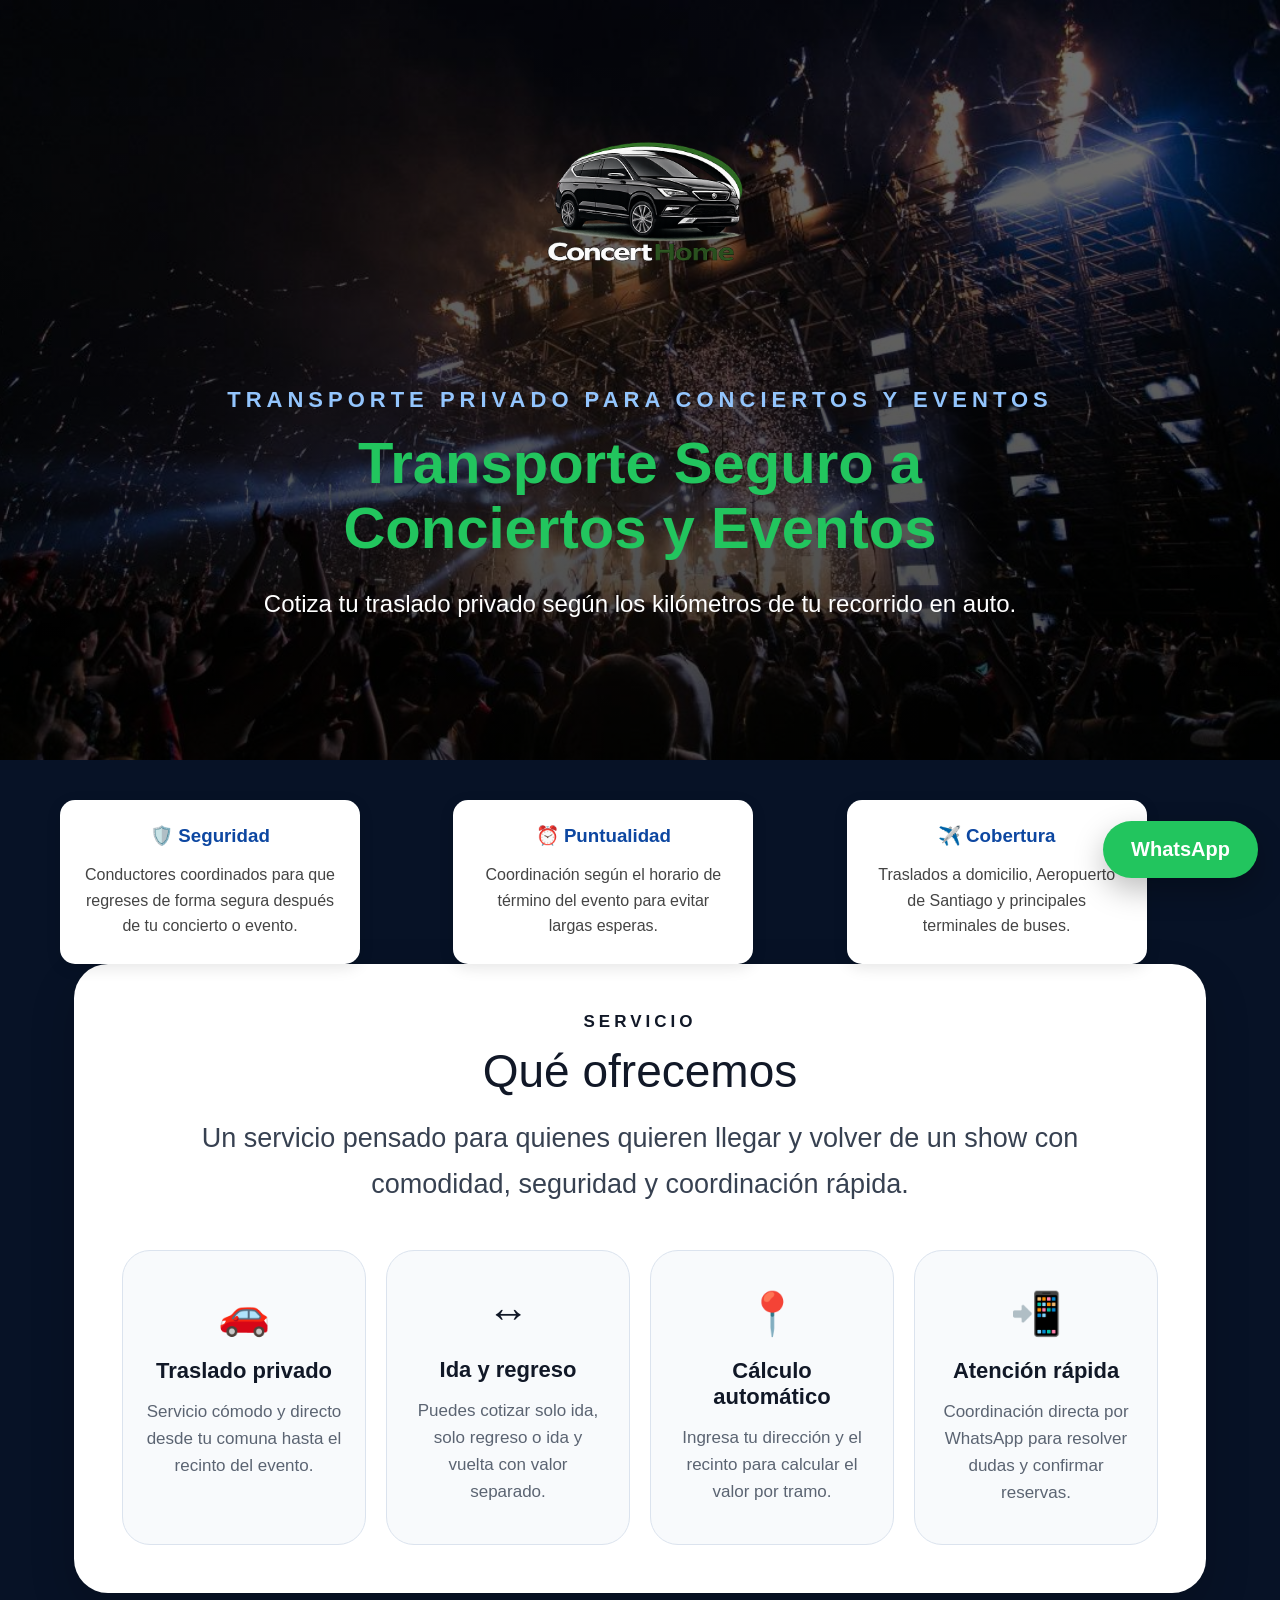
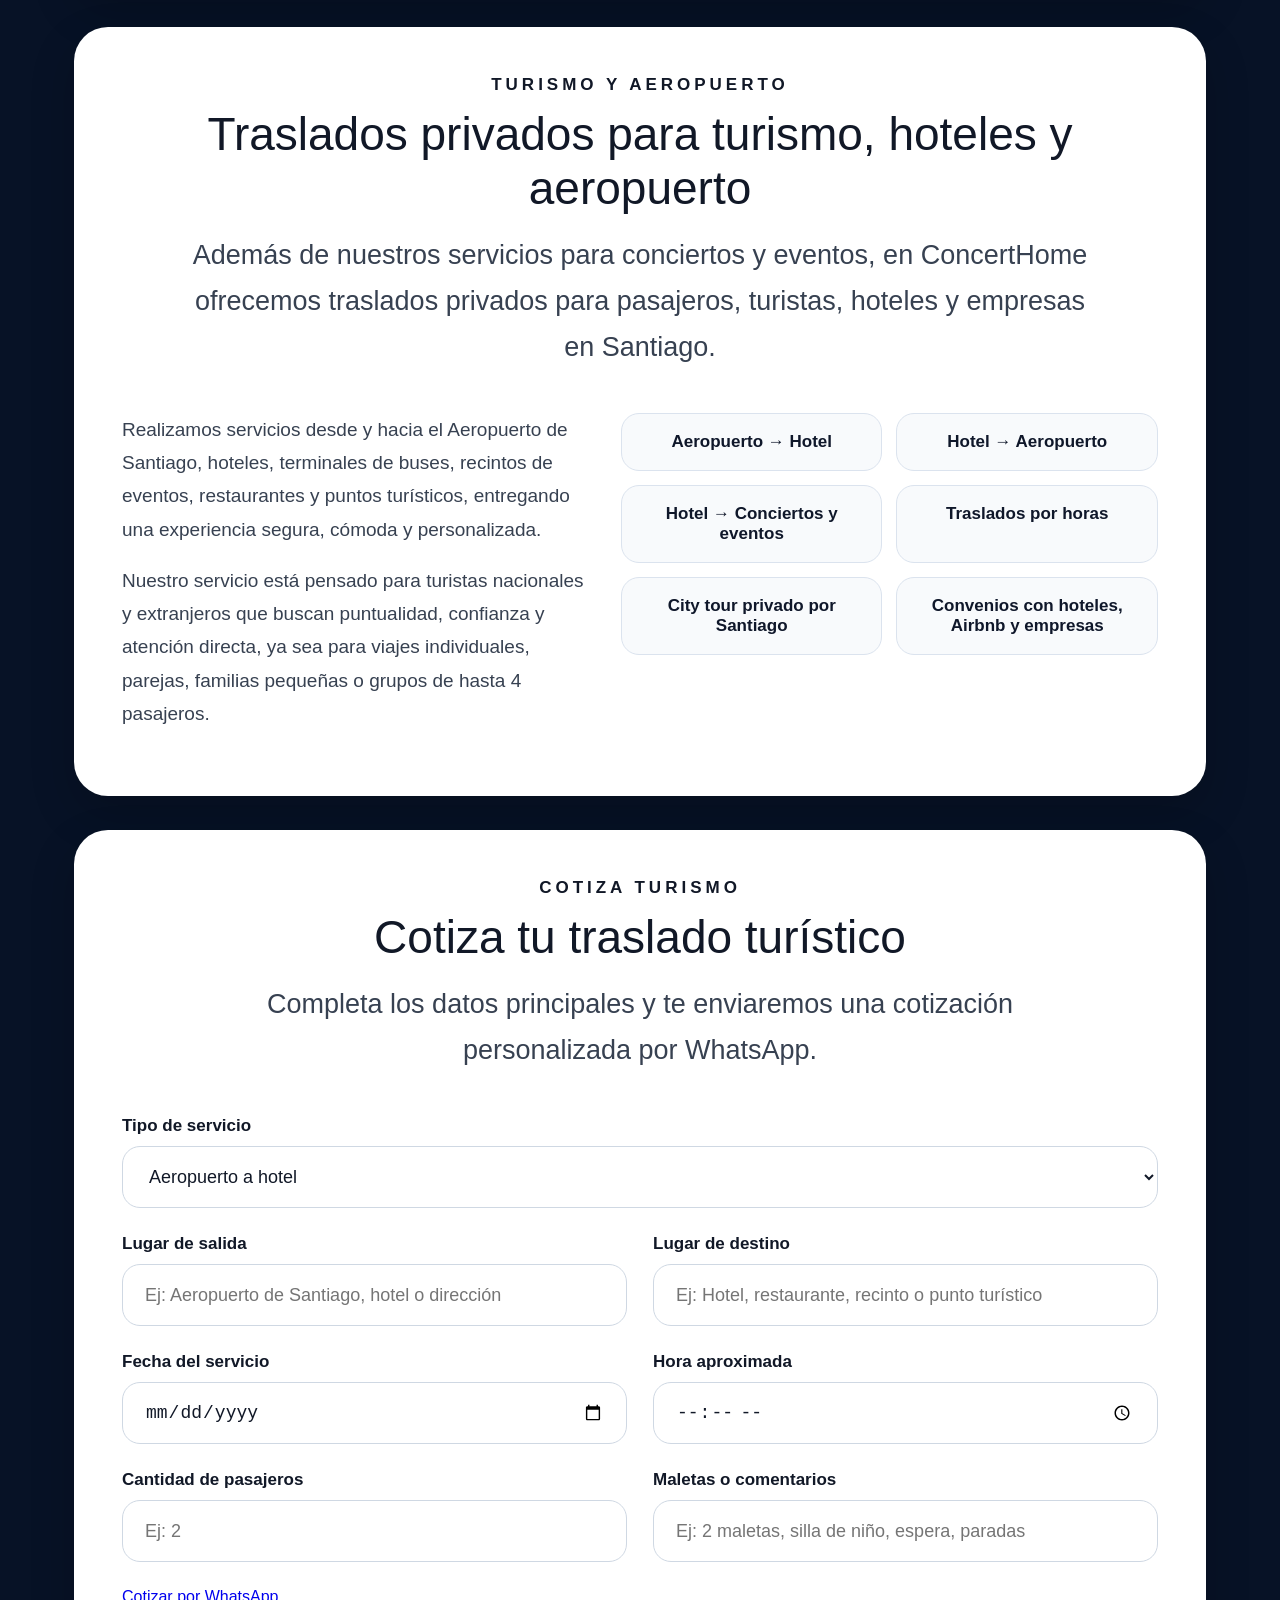
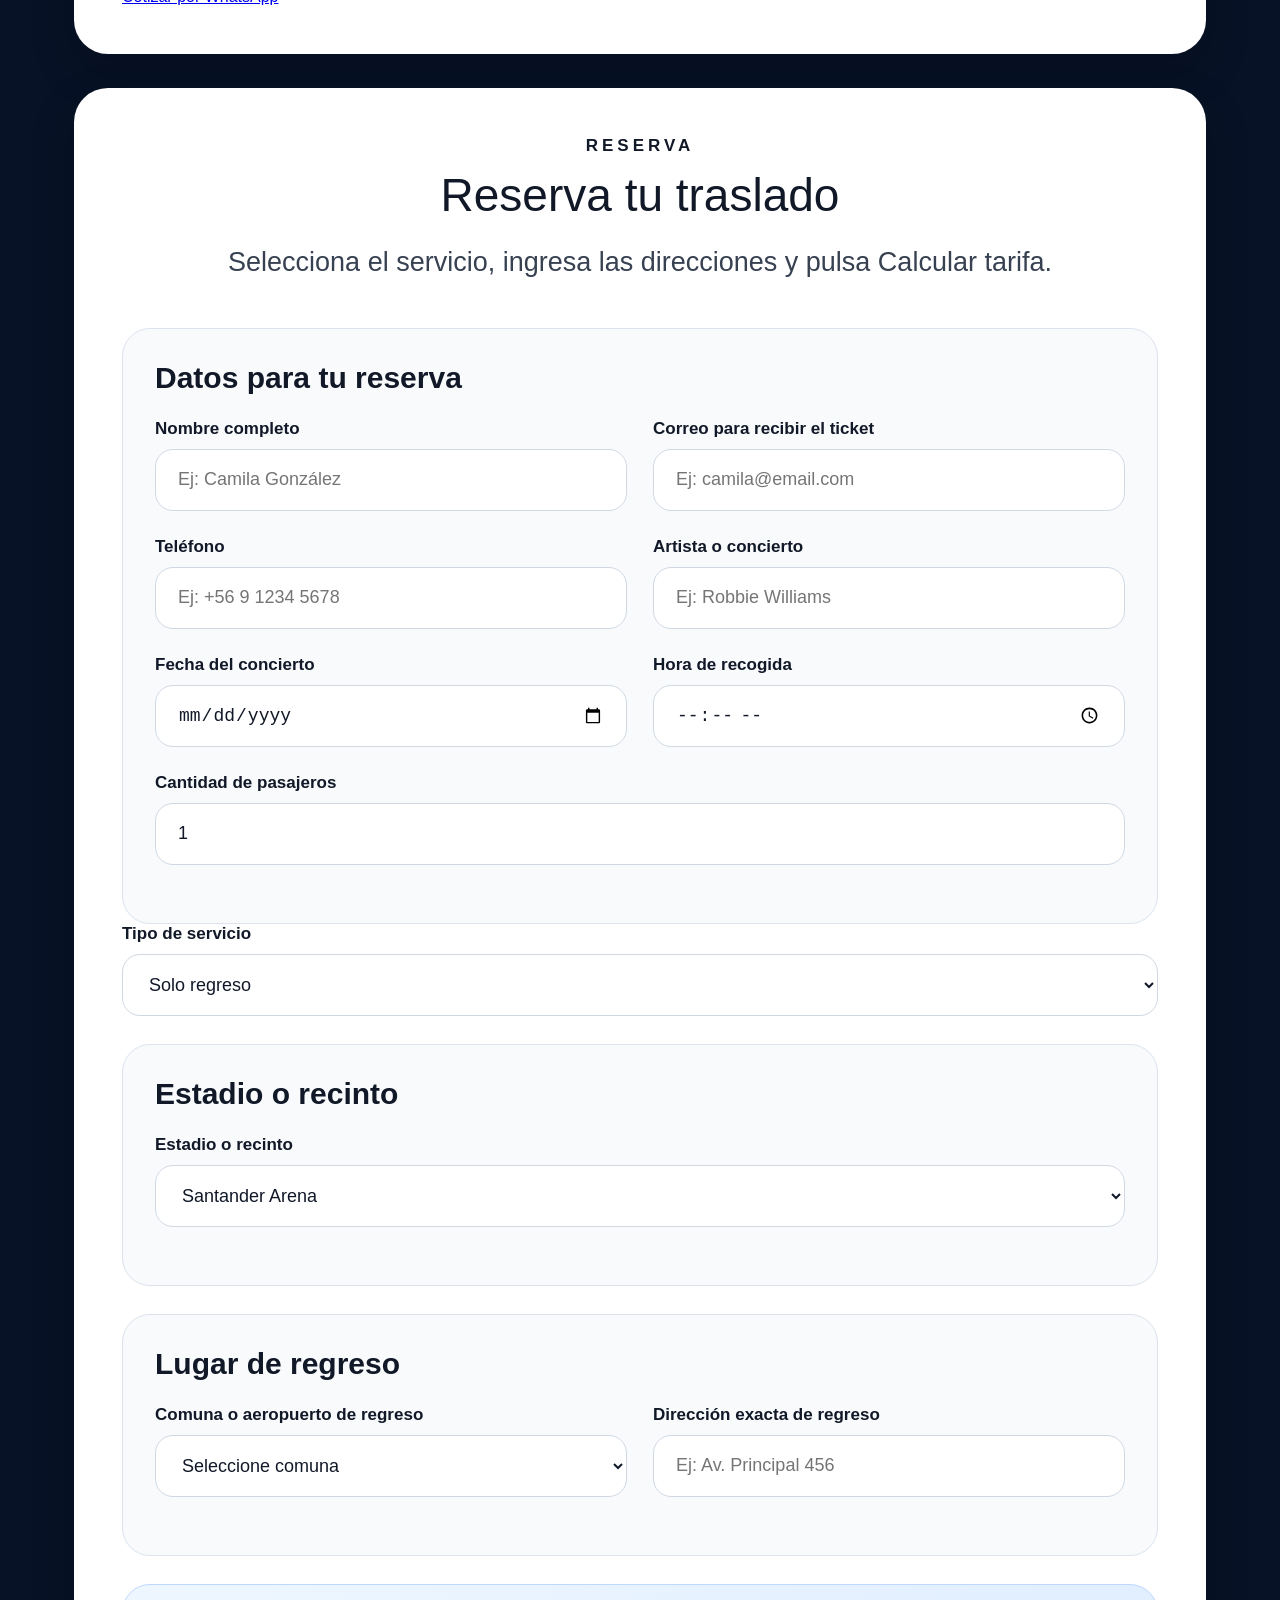
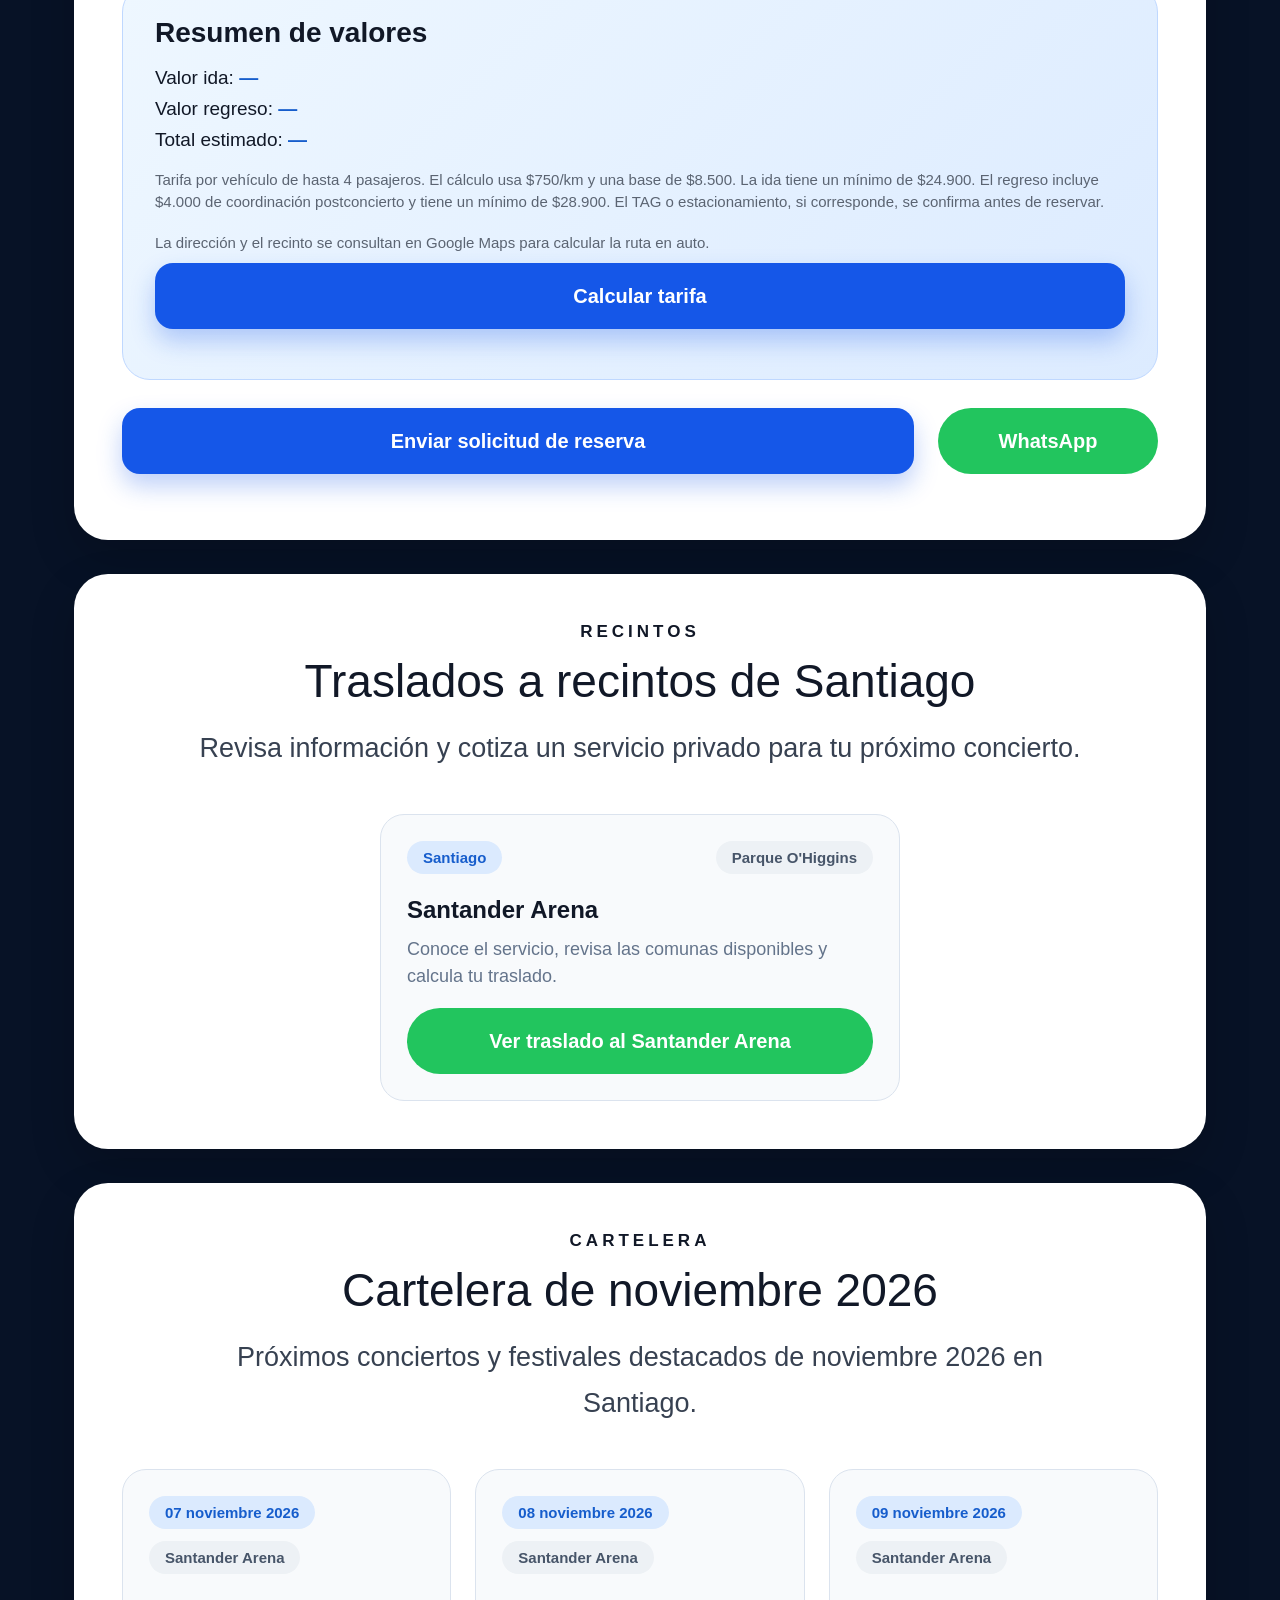
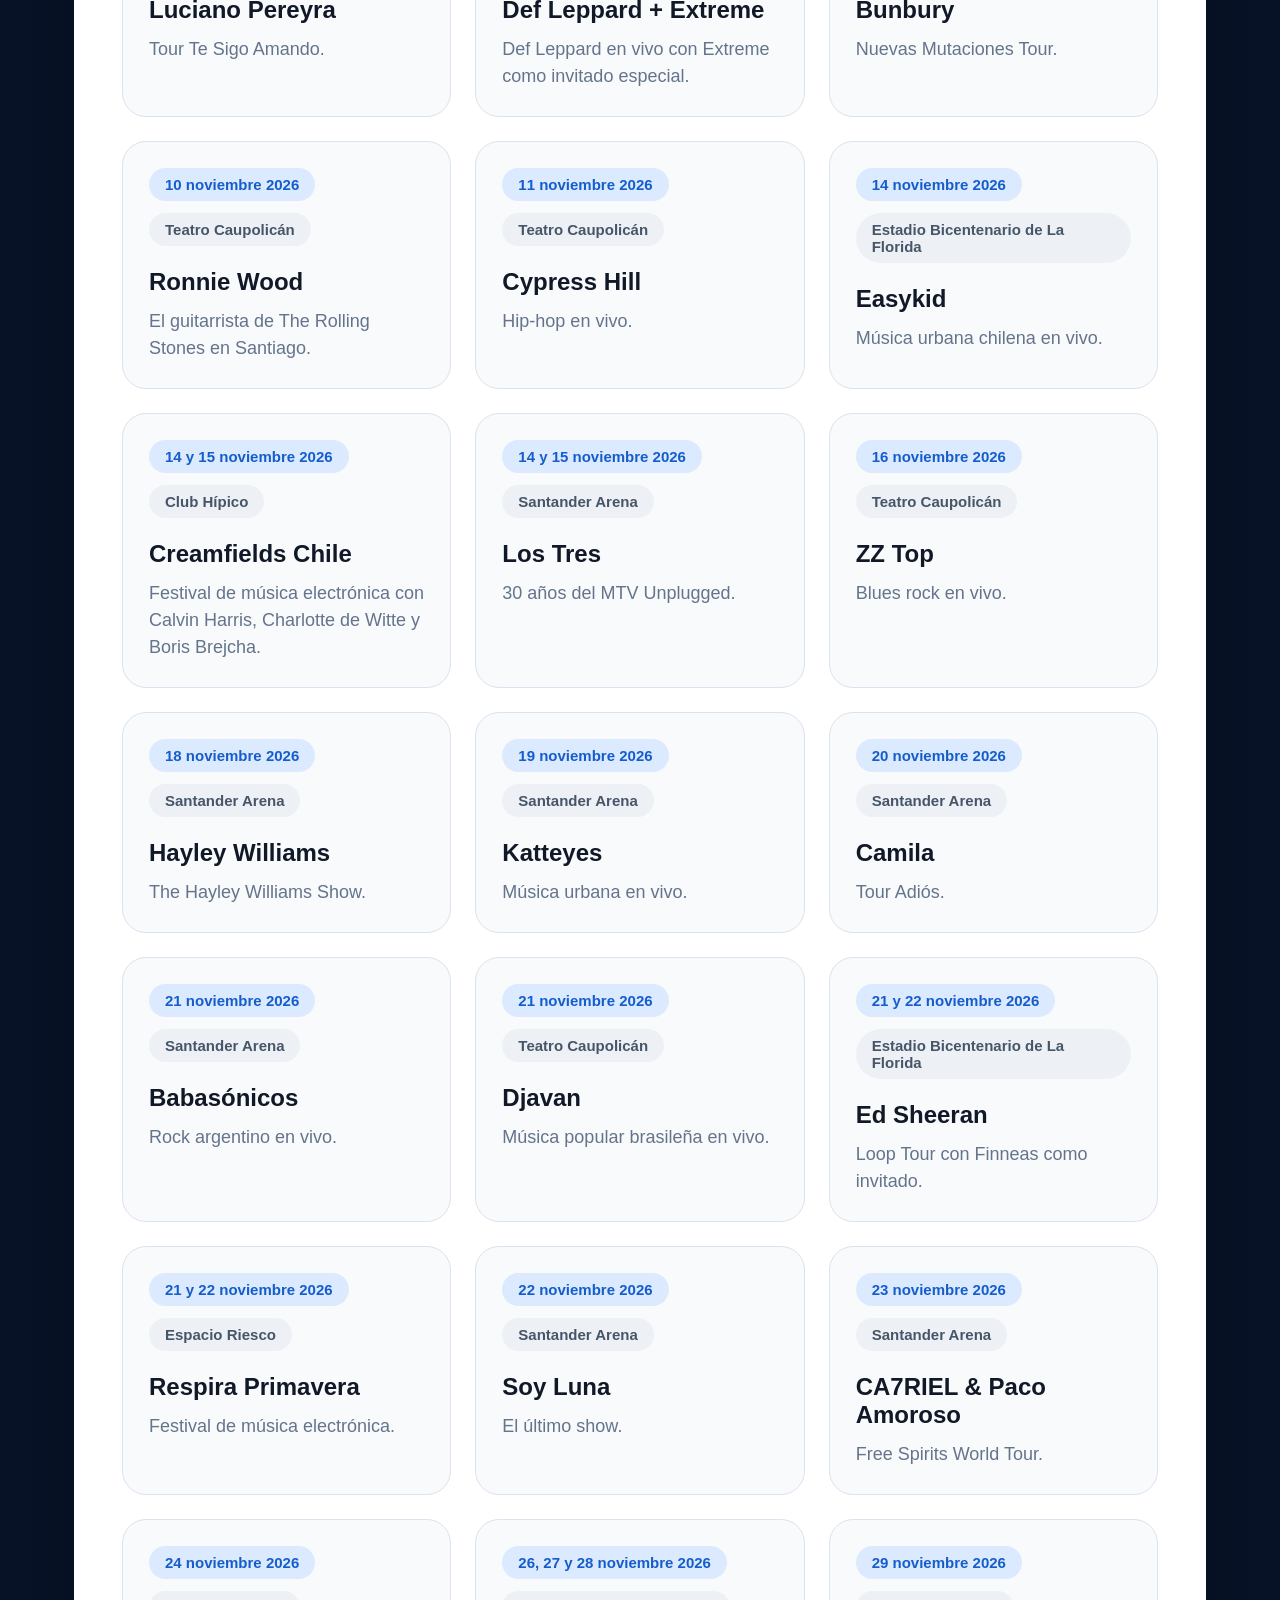
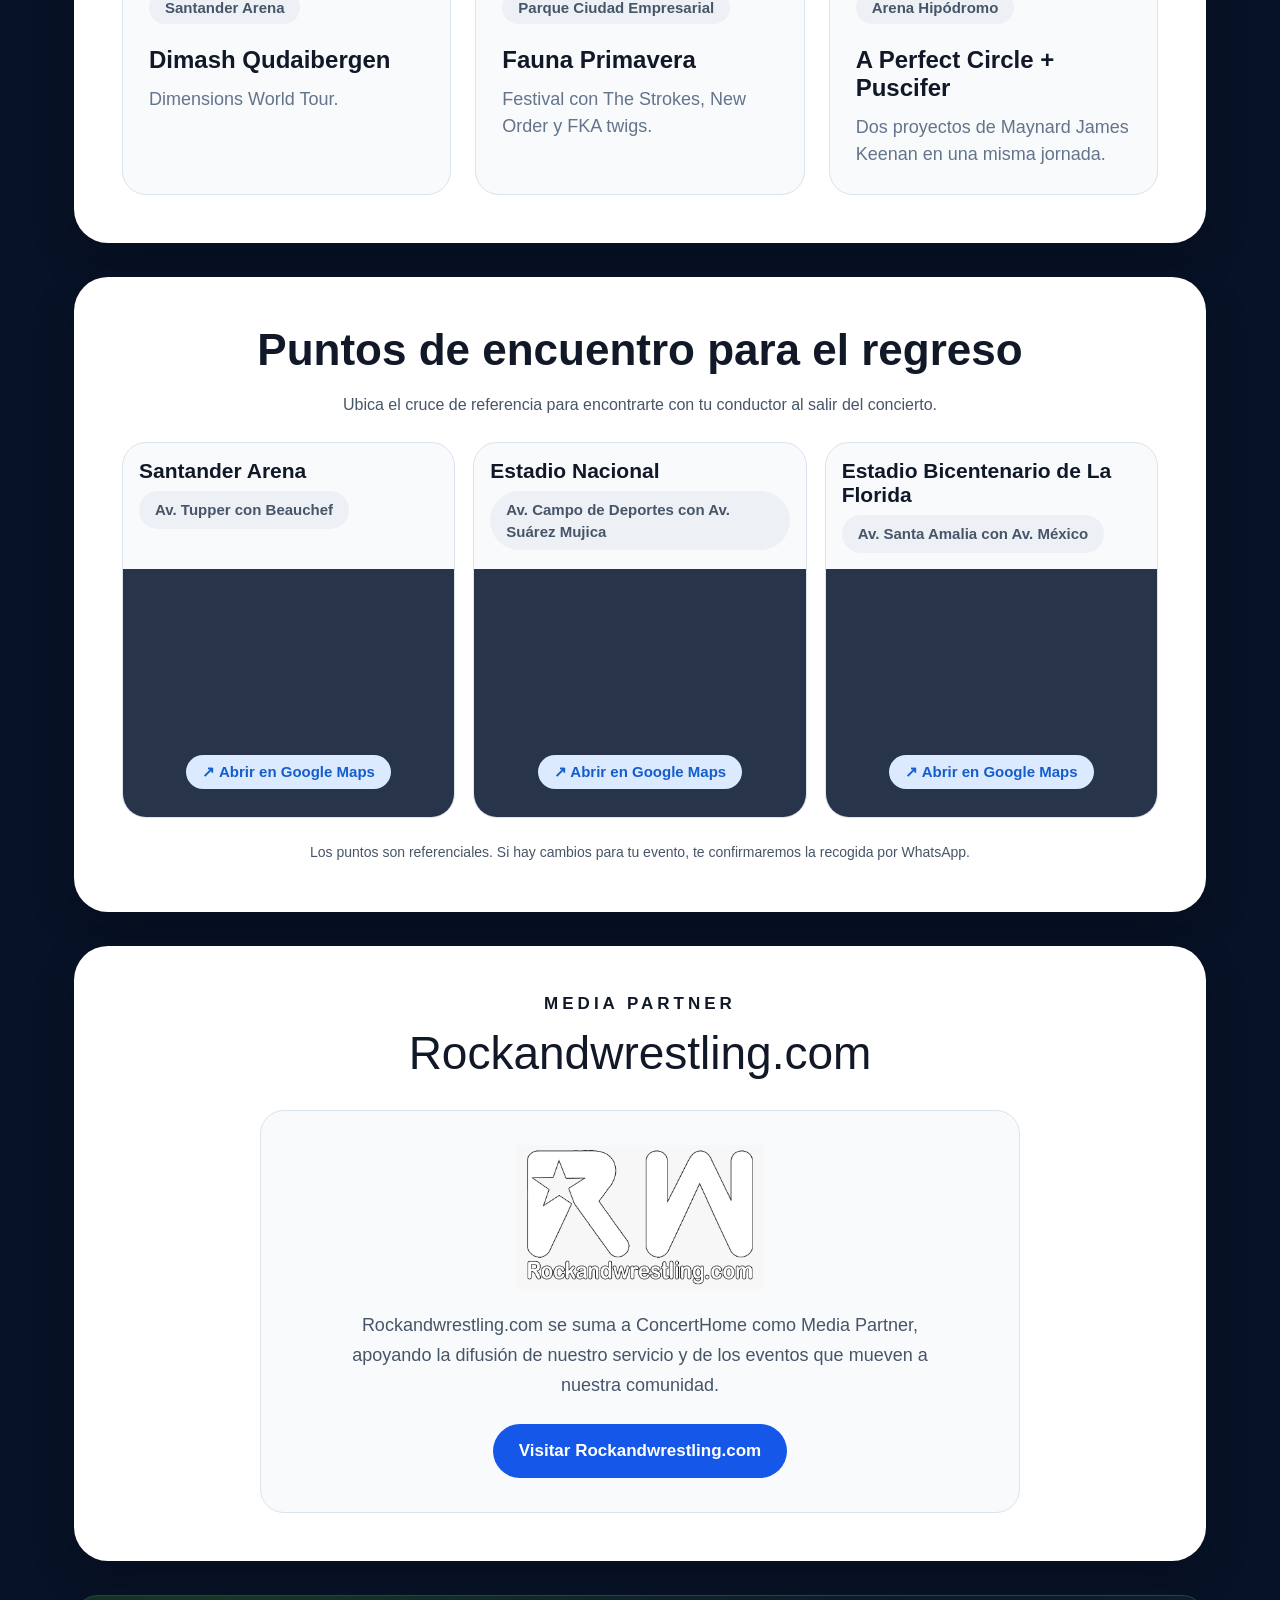
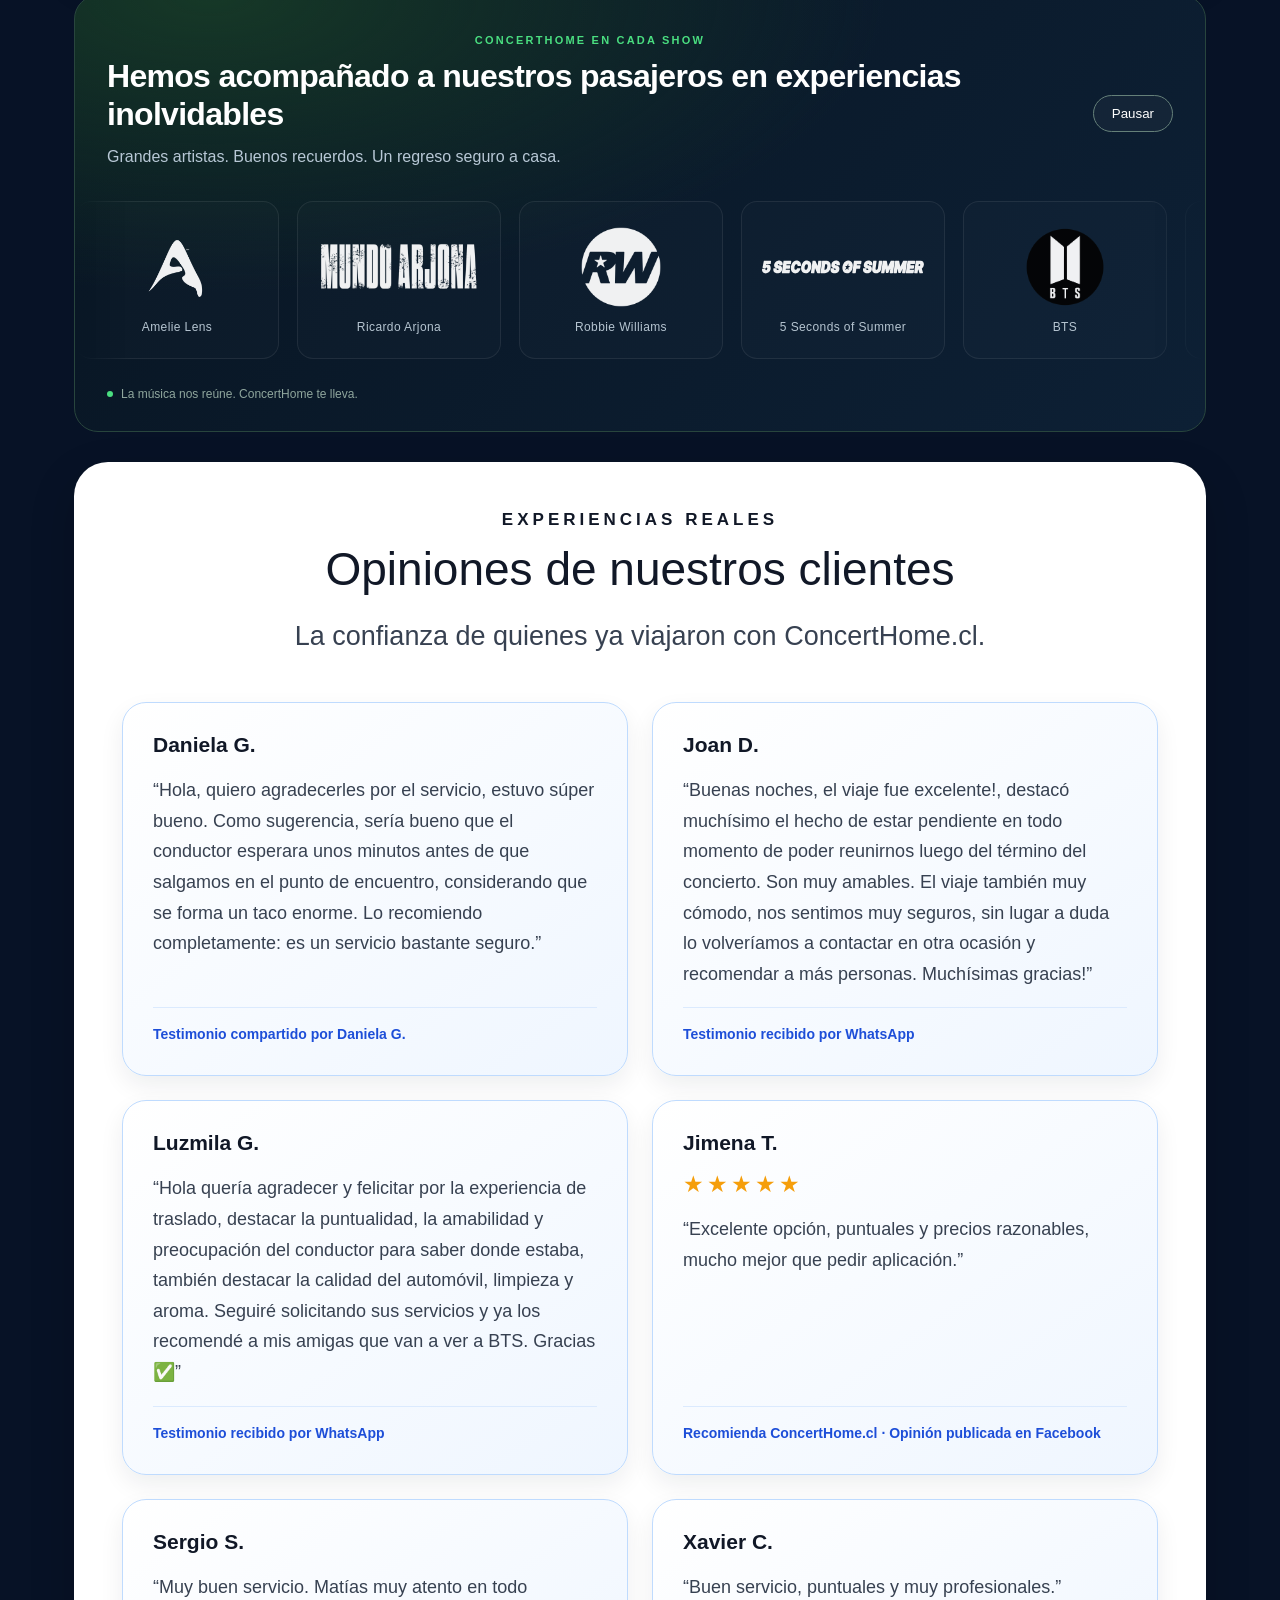
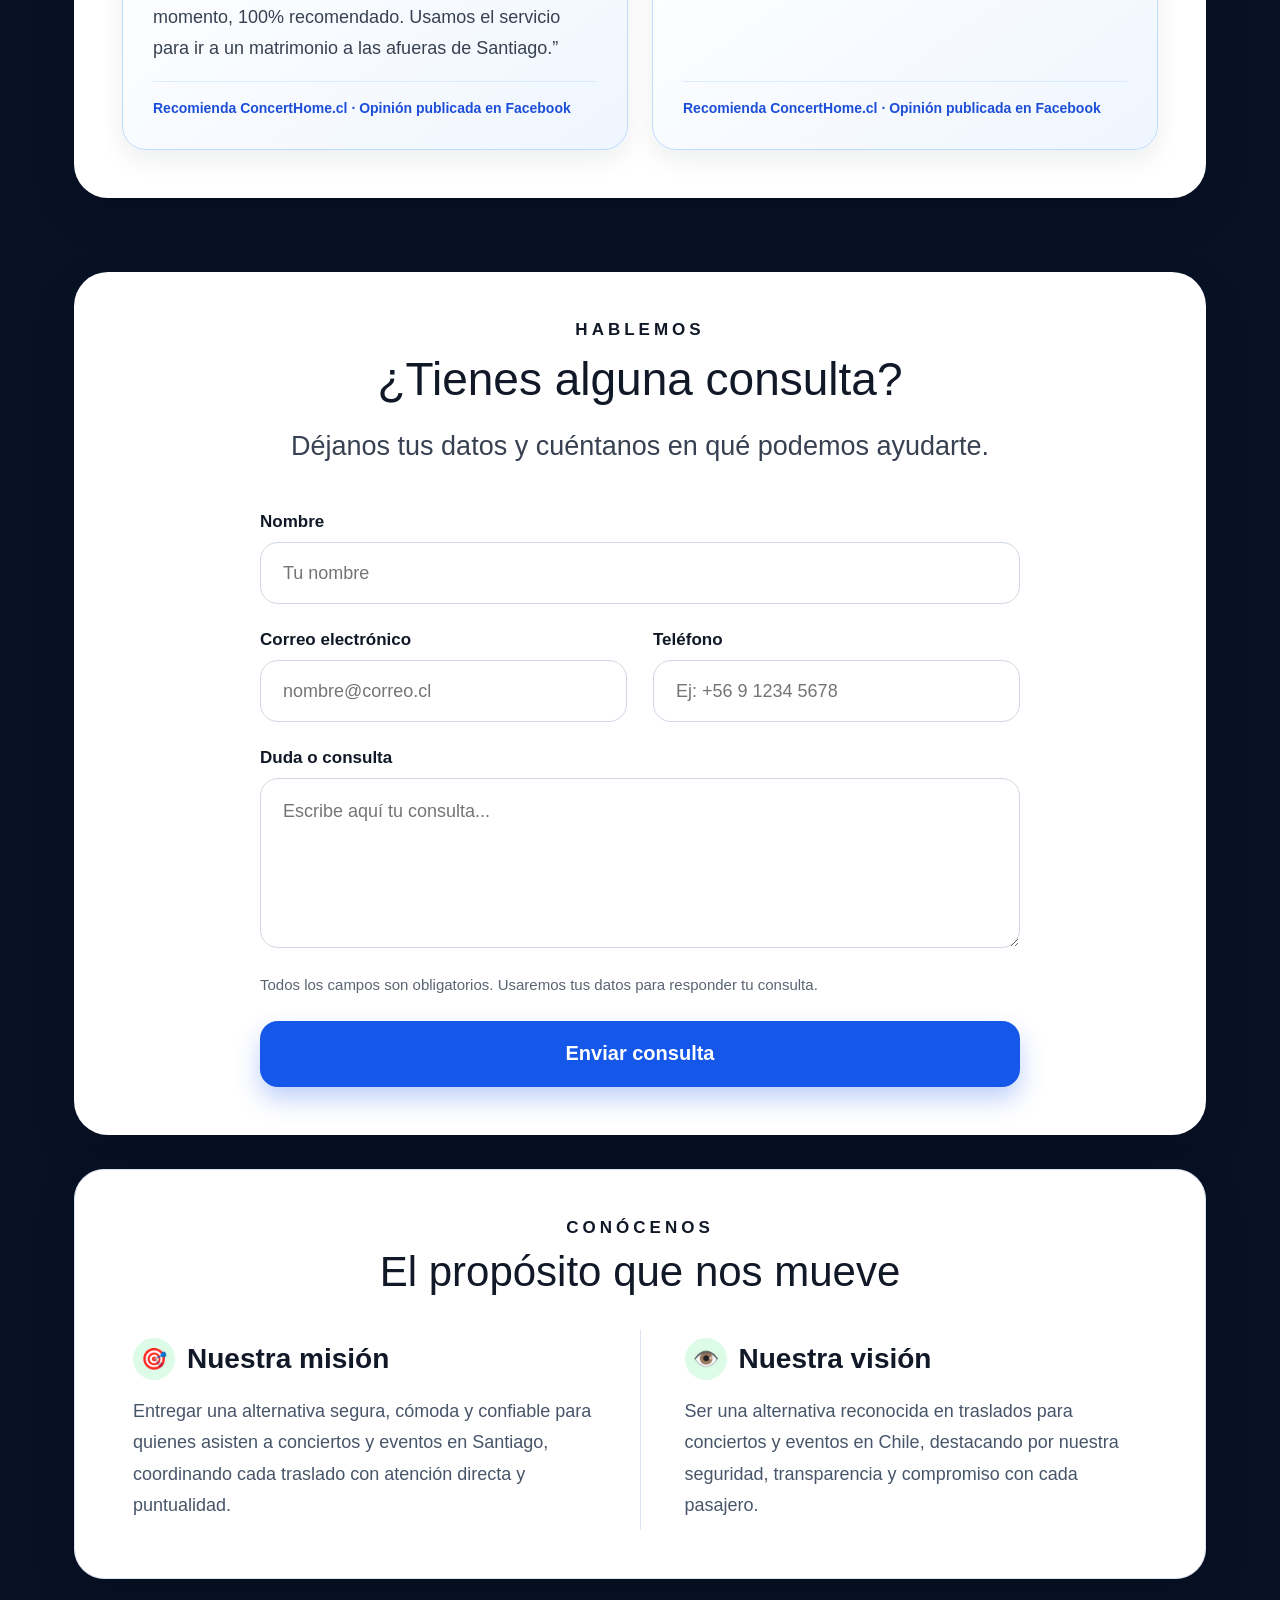
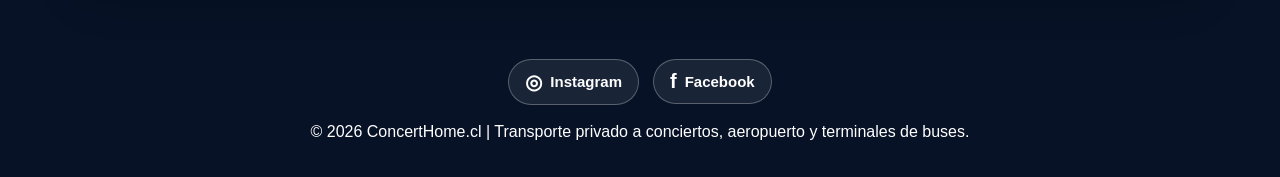
<file: index.html>
<!DOCTYPE html>
<html lang="es">
<head>
  <!-- Google Tag Manager -->
<script>
(function(w,d,s,l,i){w[l]=w[l]||[];w[l].push({'gtm.start':
new Date().getTime(),event:'gtm.js'});var f=d.getElementsByTagName(s)[0],
j=d.createElement(s),dl=l!='dataLayer'?'&l='+l:'';j.async=true;j.src=
'https://www.googletagmanager.com/gtm.js?id='+i+dl;f.parentNode.insertBefore(j,f);
})(window,document,'script','dataLayer','GTM-MF9P6RGQ');
</script>
<!-- End Google Tag Manager -->
  <meta charset="UTF-8" />
  <meta name="viewport" content="width=device-width, initial-scale=1.0" />
  <title>ConcertHome | Transporte privado a conciertos</title>
<!-- Google tag (gtag.js) -->
<script async src="https://www.googletagmanager.com/gtag/js?id=G-GWZK04RYD7"></script>
<script>
  window.dataLayer = window.dataLayer || [];
  function gtag(){dataLayer.push(arguments);}
  gtag('js', new Date());

  gtag('config', 'G-GWZK04RYD7');
</script>
  <style>
    * { box-sizing: border-box; margin: 0; padding: 0; }

    body {
      font-family: Arial, Helvetica, sans-serif;
      background: #071226;
      color: #111827;
    }

    html { scroll-behavior: smooth; }

  .hero {
  min-height: 760px;
  background:
    linear-gradient(rgba(0,0,0,.55), rgba(0,0,0,.72)),
    url("fondo-concierto.jpg");
  background-size: cover;
  background-position: center;
  padding: 40px 24px 120px;
  text-align: center;
  color: white;
}

    .logo-box img {
  width: 100%;
  max-width: 650px;
  display: block;
  margin: auto;
  object-fit: contain;
}


 .logo-box img {
  width: 100%;
  max-width: 520px;
  display: block;
  margin: auto;
  object-fit: contain;
}

    .hero-kicker {
      color: #93c5fd;
      letter-spacing: 5px;
      font-size: 22px;
      font-weight: 700;
      margin-bottom: 28px;
    }

    .hero h1 {
      color: #22c55e;
      font-size: 58px;
      line-height: 1.12;
      max-width: 780px;
     margin: -10px auto 24px;
      font-weight: 800;
    }

    .hero p {
      color: #ffffff;
      font-size: 24px;
      line-height: 1.6;
      max-width: 780px;
      margin: auto;
    }

  .page {
  max-width: 1180px;
  margin: -40px auto 0;
  padding: 0 24px 40px;
}

    .section-card {
      background: white;
      border-radius: 34px;
      padding: 48px;
      margin-bottom: 34px;
      box-shadow: 0 18px 45px rgba(0,0,0,.18);
    }

    .eyebrow {
      text-align: center;
      letter-spacing: 4px;
      font-weight: 700;
      font-size: 17px;
      margin-bottom: 12px;
      color: #111827;
    }

    .section-title {
      text-align: center;
      font-size: 46px;
      margin-bottom: 18px;
      color: #111827;
      font-weight: 500;
    }

    .section-text {
      text-align: center;
      font-size: 27px;
      line-height: 1.7;
      color: #374151;
      max-width: 920px;
      margin: 0 auto 42px;
    }

    .features {
      display: grid;
      grid-template-columns: repeat(4, 1fr);
      gap: 20px;
    }

    .feature {
      background: #f8fafc;
      border: 1px solid #dbe3ee;
      border-radius: 28px;
      padding: 38px 22px;
      text-align: center;
    }

    .feature .icon { font-size: 42px; margin-bottom: 20px; }

    .feature h3 {
      font-size: 22px;
      margin-bottom: 14px;
      color: #111827;
    }

    .feature p {
      color: #5b6472;
      font-size: 17px;
      line-height: 1.6;
    }

    label {
      display: block;
      font-size: 17px;
      font-weight: 700;
      margin-bottom: 10px;
      color: #111827;
    }

    select, input {
      width: 100%;
      height: 62px;
      border-radius: 18px;
      border: 1px solid #cfd8e3;
      padding: 0 22px;
      font-size: 18px;
      color: #111827;
      background: #ffffff;
      outline: none;
    }

    select:focus, input:focus {
      border-color: #2563eb;
      box-shadow: 0 0 0 5px rgba(37,99,235,.15);
    }

    .form-group { margin-bottom: 26px; }

    .inner-box {
      background: #f8fafc;
      border: 1px solid #dbe3ee;
      border-radius: 28px;
      padding: 32px;
      margin-top: 28px;
    }

    .inner-box h3 {
      font-size: 30px;
      margin-bottom: 24px;
      color: #111827;
    }

    .grid-2 {
      display: grid;
      grid-template-columns: repeat(2, 1fr);
      gap: 26px;
    }

    .hidden { display: none; }

    .summary {
      background: linear-gradient(135deg, #eef7ff, #dcebff);
      border: 1px solid #bfd8ff;
      border-radius: 28px;
      padding: 32px;
      margin-top: 28px;
    }

    .summary h3 {
      font-size: 28px;
      margin-bottom: 18px;
    }

    .summary p {
      font-size: 19px;
      margin: 9px 0;
    }

    .summary span {
      color: #165dcc;
      font-weight: 700;
    }

    .note {
      color: #5b6472;
      font-size: 15px !important;
      line-height: 1.5;
      margin-top: 18px !important;
    }

    .actions {
      display: grid;
      grid-template-columns: 1fr 220px;
      gap: 24px;
      margin-top: 28px;
      align-items: center;
    }

    .btn-reservar {
      width: 100%;
      height: 66px;
      border: none;
      border-radius: 18px;
      background: #1557e8;
      color: white;
      font-size: 20px;
      font-weight: 700;
      cursor: pointer;
      box-shadow: 0 12px 24px rgba(21,87,232,.28);
    }

    .btn-whatsapp {
      height: 66px;
      border-radius: 999px;
      background: #22c55e;
      color: white;
      text-decoration: none;
      font-size: 20px;
      font-weight: 800;
      display: flex;
      align-items: center;
      justify-content: center;
    }

    .whatsapp-float {
      position: fixed;
      right: 22px;
      bottom: 22px;
      background: #22c55e;
      color: white;
      text-decoration: none;
      padding: 17px 28px;
      border-radius: 999px;
      font-size: 20px;
      font-weight: 800;
      box-shadow: 0 12px 30px rgba(0,0,0,.25);
      z-index: 999;
    }

    .shows {
      display: grid;
      grid-template-columns: repeat(3, 1fr);
      gap: 24px;
    }

    .show-card {
      background: #f8fafc;
      border: 1px solid #dbe3ee;
      border-radius: 24px;
      padding: 26px;
    }

    .show-top {
      display: flex;
      justify-content: space-between;
      gap: 12px;
      margin-bottom: 22px;
      flex-wrap: wrap;
    }

    .badge {
      background: #dbeafe;
      color: #165dcc;
      padding: 8px 16px;
      border-radius: 999px;
      font-weight: 700;
      font-size: 15px;
    }

    .badge-gray {
      background: #edf1f5;
      color: #475569;
    }

    .show-card h3 {
      font-size: 24px;
      margin-bottom: 12px;
    }

    .show-card p {
      color: #64748b;
      font-size: 18px;
      line-height: 1.5;
    }

    .venue-list { display: block; }

    .venue-card {
      width: 100%;
      max-width: 520px;
      margin: 0 auto;
    }

    .venue-link {
      min-height: 66px;
      height: auto;
      padding: 14px 20px;
      text-align: center;
      line-height: 1.25;
    }
    .turismo-section {
  background: #ffffff;
}

.turismo-content {
  display: grid;
  grid-template-columns: 1fr 1.15fr;
  gap: 32px;
  align-items: start;
  margin-top: 28px;
}

.turismo-text p {
  color: #374151;
  font-size: 19px;
  line-height: 1.75;
  margin-bottom: 18px;
}

.turismo-grid {
  display: grid;
  grid-template-columns: repeat(2, 1fr);
  gap: 14px;
}

.turismo-card {
  background: #f8fafc;
  border: 1px solid #dbe3ee;
  border-radius: 18px;
  padding: 18px 16px;
  color: #0f172a;
  font-size: 17px;
  font-weight: 700;
  text-align: center;
}

    footer {
      padding: 36px 24px;
      color: white;
      text-align: center;
    }

    .media-partner-box {
      max-width: 760px;
      margin: 30px auto 0;
      padding: 34px;
      text-align: center;
      background: #f8fafc;
      border: 1px solid #dbe3ee;
      border-radius: 24px;
    }

    .media-partner-logo {
      width: 100%;
      max-width: 250px;
      height: auto;
      display: block;
      margin: 0 auto 22px;
    }

    .media-partner-box h3 {
      color: #111827;
      font-size: 27px;
      margin-bottom: 14px;
    }

    .media-partner-box p {
      max-width: 620px;
      margin: 0 auto 24px;
      color: #475569;
      font-size: 18px;
      line-height: 1.65;
    }

    .media-partner-link {
      display: inline-flex;
      min-height: 54px;
      padding: 12px 26px;
      align-items: center;
      justify-content: center;
      color: #ffffff;
      background: #1557e8;
      border-radius: 999px;
      text-decoration: none;
      font-size: 17px;
      font-weight: 800;
    }

    .opiniones-grid {
      display: grid;
      grid-template-columns: repeat(2, minmax(0, 1fr));
      gap: 24px;
      margin-top: 32px;
    }

    .opinion-card {
      display: flex;
      flex-direction: column;
      gap: 18px;
      min-height: 100%;
      padding: 30px;
      background: linear-gradient(145deg, #ffffff, #eff6ff);
      border: 1px solid #bfdbfe;
      border-radius: 24px;
      box-shadow: 0 10px 24px rgba(15, 23, 42, .07);
    }

    .opinion-author {
      color: #111827;
      font-size: 21px;
      font-weight: 800;
    }

    .opinion-stars {
      color: #f59e0b;
      font-size: 23px;
      letter-spacing: 3px;
      line-height: 1;
    }

    .opinion-comment {
      flex: 1;
      color: #374151;
      font-size: 18px;
      line-height: 1.7;
    }

    .opinion-source {
      padding-top: 16px;
      color: #1d4ed8;
      font-size: 14px;
      font-weight: 700;
      line-height: 1.5;
      border-top: 1px solid #dbeafe;
    }

    @media (max-width: 900px) {
  .features, .shows { grid-template-columns: repeat(2, 1fr); }
  .grid-2, .actions { grid-template-columns: 1fr; }

  .turismo-content {
    grid-template-columns: 1fr;
  }

  .turismo-grid {
    grid-template-columns: 1fr;
  }
}

@media (max-width: 600px) {
  body {
    overflow-x: hidden;
  }

  .hero {
    min-height: auto;
    padding: 35px 18px 45px;
    text-align: center;
  }

  .logo-box {
    padding: 12px;
  }

  .logo-box img {
    width: 85%;
    max-width: 260px;
    height: auto;
    display: block;
    margin: auto;
  }


  .hero-kicker {
    font-size: 14px;
    line-height: 1.4;
  }

  .hero h1 {
    font-size: 28px;
    line-height: 1.2;
  }

  .hero p {
    font-size: 16px;
    line-height: 1.5;
  }

  .page {
    padding: 20px 14px 30px;
    margin-top: 0;
  }

  .section-card {
    padding: 24px 18px;
    border-radius: 20px;
  }

  .section-title {
    font-size: 28px;
  }

  .section-text {
    font-size: 16px;
  }

  .features,
  .shows {
    grid-template-columns: 1fr;
  }

  .feature,
  .show-card {
    width: 100%;
    padding: 22px 18px;
  }

  .opiniones-grid {
    grid-template-columns: 1fr;
    gap: 18px;
  }

  .opinion-card {
    padding: 24px 20px;
    border-radius: 20px;
  }

  .opinion-comment {
    font-size: 16px;
  }

  .beneficios {
    display: flex;
    flex-direction: row;
    gap: 22px;
    padding: 0 20px;
    margin: 35px auto;
  }

      .beneficio-card {
    width: 32%;
    max-width: 32%;
    margin: 0 auto;
    padding: 26px 22px;
  }

  .beneficio-card h3 {
    font-size: 24px;
  }

  .beneficio-card p {
    font-size: 16px;
    line-height: 1.6;
  }

  .inner-box {
    padding: 22px 16px;
  }

  input,
  select,
  textarea,
  button {
    width: 100%;
    font-size: 16px;
  }

  .whatsapp-float {
    right: 12px;
    bottom: 12px;
    padding: 12px 18px;
    font-size: 15px;
  }
}

.quienes-somos p {
  line-height: 1.8;
  margin-bottom: 25px;
  color: #333;
}
   .beneficios {
  display: grid;
  grid-template-columns: repeat(3, 1fr);
  gap: 20px;
  justify-content: center;
  margin: 40px auto;
  max-width: 1200px;
  padding: 0 20px;
}

.beneficio-card {
  background: white;
  padding: 25px;
  border-radius: 15px;
  width: 300px;
  text-align: center;
  box-shadow: 0 4px 15px rgba(0,0,0,0.1);
}

.beneficio-card h3 {
  color: #0d47a1;
  margin-bottom: 15px;
}

.beneficio-card p {
  color: #444;
  line-height: 1.6;
}
.quienes-somos-section {
  max-width: 1132px;
  margin: 0 auto 44px;
  padding: 48px;
  background: #ffffff;
  border: 1px solid #dbe3ee;
  border-radius: 30px;
  box-shadow: 0 18px 45px rgba(0,0,0,.18);
}

.quienes-somos-eyebrow {
  margin-bottom: 10px;
  color: #111827;
  text-align: center;
  letter-spacing: 4px;
  font-size: 17px;
  font-weight: 700;
}

.quienes-somos-heading {
  margin-bottom: 34px;
  color: #111827;
  text-align: center;
  font-size: 42px;
  font-weight: 500;
}

.quienes-somos-content {
  display: grid;
  grid-template-columns: minmax(0, 1fr) 1px minmax(0, 1fr);
  gap: 34px;
  align-items: stretch;
}

.quienes-somos-divider {
  background: #dbe3ee;
}

.quienes-somos-item {
  padding: 8px 10px;
}

.quienes-somos-title-row {
  display: flex;
  align-items: center;
  gap: 12px;
  margin-bottom: 16px;
}

.quienes-somos-icon {
  width: 42px;
  height: 42px;
  flex: 0 0 42px;
  display: inline-flex;
  align-items: center;
  justify-content: center;
  background: #dcfce7;
  border-radius: 50%;
  font-size: 21px;
}

.quienes-somos-item h3 {
  margin: 0;
  color: #111827;
  font-size: 28px;
  font-weight: 700;
}

.quienes-somos-item p {
  margin: 0;
  color: #475569;
  font-size: 18px;
  line-height: 1.75;
}

@media (max-width: 600px) {

  .shows {
    grid-template-columns: 1fr !important;
  }

  .show-card {
    width: 100% !important;
  }
        .turismo-text p {
    font-size: 16px;
    line-height: 1.6;
  }

  .turismo-card {
    font-size: 15px;
    padding: 16px 14px;
  }


.beneficios {
  display: flex !important;
  gap: 8px;
  overflow-x: auto;
  padding: 10px;
}

.beneficios .beneficio-card {
  width: 32.5% !important;
  min-width: 32.5% !important;
  max-width: 32.5% !important;
  flex-shrink: 0;
  padding: 14px 6px !important;
}

.beneficios .beneficio-card h3 {
  font-size: 21px;
  line-height: 1.15;
  word-break: normal;
  overflow-wrap: normal;
  white-space: normal;
}

.beneficios .beneficio-card p {
  font-size: 15px;
  line-height: 1.45;
}
 .quienes-somos-section {
  margin: 0 14px 32px;
  padding: 32px 22px;
  border-radius: 22px;
}

.quienes-somos-heading {
  margin-bottom: 28px;
  font-size: 28px;
}

.quienes-somos-content {
  grid-template-columns: 1fr;
  gap: 24px;
}

.quienes-somos-divider {
  width: 100%;
  height: 1px;
}

.quienes-somos-item {
  padding: 0;
}

.quienes-somos-item h3 {
  font-size: 24px;
}

.quienes-somos-item p {
  font-size: 16px;
}
}

/* Formulario de consultas */
.consultas-section { max-width: 1132px; margin: 0 auto 34px; }
.consultas-form { max-width: 760px; margin: 0 auto; }
.consultas-form .grid-2 { grid-template-columns: repeat(2, minmax(0, 1fr)); }
.consultas-form input, .consultas-form textarea { font: inherit; font-size: 18px; }
.consultas-form textarea {
  display: block; width: 100%; min-height: 170px; resize: vertical;
  border: 1px solid #cfd8e3; border-radius: 18px; padding: 18px 22px;
  color: #111827; background: #fff; line-height: 1.6;
}
.consultas-form textarea:focus {
  outline: none; border-color: #2563eb; box-shadow: 0 0 0 5px rgba(37,99,235,.15);
}
.consultas-form .btn-reservar:focus-visible { outline: 3px solid #2563eb; outline-offset: 4px; }
.consultas-form .note { margin-bottom: 24px; }
.consultas-form .consultas-trap { display: none; }
@media (max-width: 600px) {
  .consultas-section { margin: 0 14px 32px; }
  .consultas-form .grid-2 { grid-template-columns: 1fr; gap: 0; }
  .consultas-form input, .consultas-form textarea { font-size: 16px; }
}
  </style>
<style>
#puntos-de-encuentro { background:#fff; color:#111827; padding:clamp(20px,4vw,48px); }
#puntos-de-encuentro .section-title {color:#111827;font-size:clamp(30px,4vw,44px);font-weight:750;}
.meeting-intro,.meeting-note{text-align:center;color:#475569;line-height:1.55}
.meeting-grid{display:grid;grid-template-columns:repeat(3,minmax(0,1fr));gap:18px;margin:24px 0}
.meeting-card{background:#f8fafc;border:1px solid #dbe3ee;border-radius:24px;overflow:hidden}
.meeting-photo{position:relative;aspect-ratio:4/3;background:#273449}
.meeting-photo iframe{width:100%;height:100%;border:0;display:block;pointer-events:none}
.meeting-photo a{position:absolute;inset:0;display:flex;align-items:flex-end;justify-content:center;padding:28px 8px;text-decoration:none;color:white}
.meeting-photo span{background:#dbeafe;color:#165dcc;border-radius:999px;padding:8px 16px;font-size:15px;font-weight:700}
.meeting-photo a:focus-visible{outline:3px solid #165dcc;outline-offset:-4px}
.meeting-copy{padding:16px}
.meeting-copy h3{margin:0 0 8px;font-size:21px}
.meeting-copy p{display:inline-block;background:#edf1f5;color:#475569;margin:0;padding:8px 16px;border-radius:999px;font-size:15px;font-weight:700;line-height:1.45}
.meeting-photo a{box-sizing:border-box}.meeting-card{display:flex;flex-direction:column}.meeting-photo{margin-top:auto}
.meeting-note{font-size:14px;margin-bottom:0}
@media(max-width:760px){.meeting-grid{grid-template-columns:1fr}}
</style>
</head>

<body>
<!-- Google Tag Manager (noscript) -->
<noscript>
  <iframe src="https://www.googletagmanager.com/ns.html?id=GTM-MF9P6RGQ"
  height="0" width="0" style="display:none;visibility:hidden"></iframe>
</noscript>
<!-- End Google Tag Manager (noscript) -->
  <section class="hero">
    <div class="logo-box">
      <img src="logo.png.png" alt="ConcertHome">
    </div>

    <div class="hero-kicker">TRANSPORTE PRIVADO PARA CONCIERTOS Y EVENTOS</div>

    <h1>Transporte Seguro a Conciertos y Eventos</h1>

    <p>
      Cotiza tu traslado privado según los kilómetros de tu recorrido en auto.
    </p>
  </section>
<section class="beneficios">

  <div class="beneficio-card">
    <h3>🛡️ Seguridad</h3>
    <p>
      Conductores coordinados para que regreses de forma segura después de tu concierto o evento.
    </p>
  </div>

  <div class="beneficio-card">
    <h3>⏰ Puntualidad</h3>
    <p>
      Coordinación según el horario de término del evento para evitar largas esperas.
    </p>
  </div>

  <div class="beneficio-card">
    <h3>✈️ Cobertura</h3>
    <p>
      Traslados a domicilio, Aeropuerto de Santiago y principales terminales de buses.
    </p>
  </div>

</section>
  
  <a class="whatsapp-float" id="whatsappFloat" href="https://wa.me/56965195972" target="_blank" onclick="gtag('event', 'whatsapp_click');">
    WhatsApp
  </a>

  <main class="page">

    <section class="section-card">
      <div class="eyebrow">SERVICIO</div>
      <h2 class="section-title">Qué ofrecemos</h2>

      <p class="section-text">
        Un servicio pensado para quienes quieren llegar y volver de un show con comodidad,
        seguridad y coordinación rápida.
      </p>

      <div class="features">
        <div class="feature">
          <div class="icon">🚗</div>
          <h3>Traslado privado</h3>
          <p>Servicio cómodo y directo desde tu comuna hasta el recinto del evento.</p>
        </div>

        <div class="feature">
          <div class="icon">↔️</div>
          <h3>Ida y regreso</h3>
          <p>Puedes cotizar solo ida, solo regreso o ida y vuelta con valor separado.</p>
        </div>

        <div class="feature">
          <div class="icon">📍</div>
          <h3>Cálculo automático</h3>
          <p>Ingresa tu dirección y el recinto para calcular el valor por tramo.</p>
        </div>

        <div class="feature">
          <div class="icon">📲</div>
          <h3>Atención rápida</h3>
          <p>Coordinación directa por WhatsApp para resolver dudas y confirmar reservas.</p>
        </div>
      </div>
    </section>
    <section class="section-card turismo-section">
      <div class="eyebrow">TURISMO Y AEROPUERTO</div>
      <h2 class="section-title">Traslados privados para turismo, hoteles y aeropuerto</h2>

      <p class="section-text">
        Además de nuestros servicios para conciertos y eventos, en ConcertHome ofrecemos traslados privados
        para pasajeros, turistas, hoteles y empresas en Santiago.
      </p>

      <div class="turismo-content">
        <div class="turismo-text">
          <p>
            Realizamos servicios desde y hacia el Aeropuerto de Santiago, hoteles, terminales de buses,
            recintos de eventos, restaurantes y puntos turísticos, entregando una experiencia segura,
            cómoda y personalizada.
          </p>

          <p>
            Nuestro servicio está pensado para turistas nacionales y extranjeros que buscan puntualidad,
            confianza y atención directa, ya sea para viajes individuales, parejas, familias pequeñas
            o grupos de hasta 4 pasajeros.
          </p>
        </div>

        <div class="turismo-grid">
          <div class="turismo-card">Aeropuerto → Hotel</div>
          <div class="turismo-card">Hotel → Aeropuerto</div>
          <div class="turismo-card">Hotel → Conciertos y eventos</div>
          <div class="turismo-card">Traslados por horas</div>
          <div class="turismo-card">City tour privado por Santiago</div>
          <div class="turismo-card">Convenios con hoteles, Airbnb y empresas</div>
        </div>
      </div>
    </section>
       <section class="section-card turismo-form-section">
      <div class="eyebrow">COTIZA TURISMO</div>
      <h2 class="section-title">Cotiza tu traslado turístico</h2>

      <p class="section-text">
        Completa los datos principales y te enviaremos una cotización personalizada por WhatsApp.
      </p>

      <div class="turismo-form">
        <div class="form-group">
          <label for="turismoServicio">Tipo de servicio</label>
          <select id="turismoServicio">
            <option>Aeropuerto a hotel</option>
            <option>Hotel a aeropuerto</option>
            <option>Hotel a concierto o evento</option>
            <option>Traslado por horas</option>
            <option>City tour privado por Santiago</option>
            <option>Convenio hotel, Airbnb o empresa</option>
          </select>
        </div>

        <div class="grid-2">
          <div class="form-group">
            <label for="turismoSalida">Lugar de salida</label>
            <input id="turismoSalida" type="text" placeholder="Ej: Aeropuerto de Santiago, hotel o dirección" />
          </div>

          <div class="form-group">
            <label for="turismoDestino">Lugar de destino</label>
            <input id="turismoDestino" type="text" placeholder="Ej: Hotel, restaurante, recinto o punto turístico" />
          </div>
        </div>

        <div class="grid-2">
          <div class="form-group">
            <label for="turismoFecha">Fecha del servicio</label>
            <input id="turismoFecha" type="date" />
          </div>

          <div class="form-group">
            <label for="turismoHora">Hora aproximada</label>
            <input id="turismoHora" type="time" />
          </div>
        </div>

        <div class="grid-2">
          <div class="form-group">
            <label for="turismoPasajeros">Cantidad de pasajeros</label>
            <input id="turismoPasajeros" type="number" min="1" max="4" placeholder="Ej: 2" />
          </div>

          <div class="form-group">
            <label for="turismoComentarios">Maletas o comentarios</label>
            <input id="turismoComentarios" type="text" placeholder="Ej: 2 maletas, silla de niño, espera, paradas" />
          </div>
        </div>

        <div class="turismo-actions">
         <a class="btn-turismo-whatsapp" id="btnTurismoWhatsapp" href="#" target="_blank" onclick="gtag('event', 'whatsapp_click');">
            Cotizar por WhatsApp
          </a>
        </div>
      </div>
    </section>
    <section class="section-card" id="reserva">
      <div class="eyebrow">RESERVA</div>
      <h2 class="section-title">Reserva tu traslado</h2>

      <p class="section-text">
        Selecciona el servicio, ingresa las direcciones y pulsa Calcular tarifa.
      </p>

      <div class="inner-box">
        <h3>Datos para tu reserva</h3>
        <div class="grid-2">
          <div class="form-group">
            <label for="clienteNombre">Nombre completo</label>
            <input id="clienteNombre" type="text" autocomplete="name" placeholder="Ej: Camila González" required />
          </div>
          <div class="form-group">
            <label for="clienteEmail">Correo para recibir el ticket</label>
            <input id="clienteEmail" type="email" autocomplete="email" placeholder="Ej: camila@email.com" required />
          </div>
        </div>
        <div class="grid-2">
          <div class="form-group">
            <label for="clienteTelefono">Teléfono</label>
            <input id="clienteTelefono" type="tel" autocomplete="tel" placeholder="Ej: +56 9 1234 5678" />
          </div>
          <div class="form-group">
            <label for="artistaReserva">Artista o concierto</label>
            <input id="artistaReserva" type="text" placeholder="Ej: Robbie Williams" required />
          </div>
        </div>
        <div class="grid-2">
          <div class="form-group">
            <label for="fechaReserva">Fecha del concierto</label>
            <input id="fechaReserva" type="date" required />
          </div>
          <div class="form-group">
            <label for="horaReserva">Hora de recogida</label>
            <input id="horaReserva" type="time" required />
          </div>
        </div>
        <div class="form-group">
          <label for="pasajerosReserva">Cantidad de pasajeros</label>
          <input id="pasajerosReserva" type="number" min="1" max="4" value="1" required />
        </div>
      </div>
      
      <div class="form-group">
        <label for="tipoServicio">Tipo de servicio</label>
        <select id="tipoServicio">
          <option value="ida">Solo ida</option>
          <option value="regreso" selected>Solo regreso</option>
          <option value="ida_vuelta">Ida y vuelta</option>
        </select>
      </div>

      <div class="inner-box" id="bloqueIda">
        <h3>Lugar de salida</h3>

        <div class="grid-2">
          <div class="form-group">
            <label for="comunaIda">Comuna o aeropuerto de salida</label>
            <select id="comunaIda">
              <option value="">Seleccione comuna</option>
            </select>
          </div>

          <div class="form-group">
            <label for="direccionIda">Dirección exacta de salida</label>
            <input id="direccionIda" type="text" maxlength="180" placeholder="Ej: Gran Avenida 1234" />
          </div>
        </div>
      </div>

      <div class="inner-box">
        <h3>Estadio o recinto</h3>

        <div class="form-group">
          <label for="recinto">Estadio o recinto</label>
          <select id="recinto">
            <option>Santander Arena</option>
            <option>Estadio Nacional</option>
            <option>Estadio Monumental</option>
            <option>Estadio Bicentenario La Florida</option>
            <option>Claro Arena</option>
            <option>Estadio Santa Laura</option>
            <option>Club Hípico</option>
            <option>Hipódromo de Chile</option>
            <option>Club Chocolate</option>
            <option>Parque O'Higgins</option>
            <option>Teatro Caupolicán</option>
            <option>Teatro Coliseo</option>
            <option>Espacio Riesco</option>
            <option>Parque Ciudad Empresarial</option>
            <option value="Sala Omnium">Sala Omnium — Las Condes</option>
          </select>
          <p class="note" id="direccionSalaOmnium" hidden>Sala Omnium: Av. Apoquindo 4900, Las Condes (sector Escuela Militar).</p>
        </div>
      </div>

      <div class="inner-box" id="bloqueRegreso">
        <h3>Lugar de regreso</h3>

        <div class="grid-2">
          <div class="form-group">
            <label for="comunaRegreso">Comuna o aeropuerto de regreso</label>
            <select id="comunaRegreso">
              <option value="">Seleccione comuna</option>
            </select>
          </div>

          <div class="form-group">
            <label for="direccionRegreso">Dirección exacta de regreso</label>
            <input id="direccionRegreso" type="text" maxlength="180" placeholder="Ej: Av. Principal 456" />
          </div>
        </div>
      </div>

      <div class="summary">
        <h3>Resumen de valores</h3>
        <p>Valor ida: <span id="valorIda">—</span></p>
        <p>Valor regreso: <span id="valorRegreso">—</span></p>
        <p>Total estimado: <span id="valorTotal">—</span></p>
        <p class="note">Tarifa por vehículo de hasta 4 pasajeros. El cálculo usa $750/km y una base de $8.500.
          La ida tiene un mínimo de $24.900. El regreso incluye $4.000 de coordinación postconcierto
          y tiene un mínimo de $28.900. El TAG o estacionamiento, si corresponde, se confirma antes de reservar.</p>
        <p class="note">La dirección y el recinto se consultan en Google Maps para calcular la ruta en auto.</p>
        <button class="btn-reservar" id="btnCotizar" type="button">Calcular tarifa</button>
        <p class="note" id="estadoCotizacion" role="status" aria-live="polite"></p>
      </div>

      <div class="actions">
        <button class="btn-reservar" id="btnReservar" type="button">Enviar solicitud de reserva</button>
        <a class="btn-whatsapp" id="btnWhatsapp" href="https://wa.me/56965195972" target="_blank" onclick="gtag('event', 'whatsapp_click');">WhatsApp</a>
      </div>
      <p class="note" id="estadoReserva" role="status" aria-live="polite"></p>
    </section>

    <section class="section-card">
      <div class="eyebrow">RECINTOS</div>
      <h2 class="section-title">Traslados a recintos de Santiago</h2>
      <p class="section-text">
        Revisa información y cotiza un servicio privado para tu próximo concierto.
      </p>
      <div class="shows venue-list">
        <article class="show-card venue-card">
          <div class="show-top">
            <span class="badge">Santiago</span>
            <span class="badge badge-gray">Parque O'Higgins</span>
          </div>
          <h3>Santander Arena</h3>
          <p>Conoce el servicio, revisa las comunas disponibles y calcula tu traslado.</p>
          <p style="margin-top:18px">
            <a class="btn-whatsapp venue-link" href="traslado-santander-arena.html">Ver traslado al Santander Arena</a>
          </p>
        </article>
      </div>
    </section>

       <section class="section-card">
      <div class="eyebrow">CARTELERA</div>
      <h2 class="section-title">Cartelera de noviembre 2026</h2>

      <p class="section-text">
        Próximos conciertos y festivales destacados de noviembre 2026 en Santiago.
      </p>

      <div class="shows">

        <div class="show-card">
          <div class="show-top">
            <span class="badge">07 noviembre 2026</span>
            <span class="badge badge-gray">Santander Arena</span>
          </div>
          <h3>Luciano Pereyra</h3>
          <p>Tour Te Sigo Amando.</p>
        </div>

        <div class="show-card">
          <div class="show-top">
            <span class="badge">08 noviembre 2026</span>
            <span class="badge badge-gray">Santander Arena</span>
          </div>
          <h3>Def Leppard + Extreme</h3>
          <p>Def Leppard en vivo con Extreme como invitado especial.</p>
        </div>

        <div class="show-card">
          <div class="show-top">
            <span class="badge">09 noviembre 2026</span>
            <span class="badge badge-gray">Santander Arena</span>
          </div>
          <h3>Bunbury</h3>
          <p>Nuevas Mutaciones Tour.</p>
        </div>

        <div class="show-card">
          <div class="show-top">
            <span class="badge">10 noviembre 2026</span>
            <span class="badge badge-gray">Teatro Caupolicán</span>
          </div>
          <h3>Ronnie Wood</h3>
          <p>El guitarrista de The Rolling Stones en Santiago.</p>
        </div>

        <div class="show-card">
          <div class="show-top">
            <span class="badge">11 noviembre 2026</span>
            <span class="badge badge-gray">Teatro Caupolicán</span>
          </div>
          <h3>Cypress Hill</h3>
          <p>Hip-hop en vivo.</p>
        </div>

        <div class="show-card">
          <div class="show-top">
            <span class="badge">14 noviembre 2026</span>
            <span class="badge badge-gray">Estadio Bicentenario de La Florida</span>
          </div>
          <h3>Easykid</h3>
          <p>Música urbana chilena en vivo.</p>
        </div>

        <div class="show-card">
          <div class="show-top">
            <span class="badge">14 y 15 noviembre 2026</span>
            <span class="badge badge-gray">Club Hípico</span>
          </div>
          <h3>Creamfields Chile</h3>
          <p>Festival de música electrónica con Calvin Harris, Charlotte de Witte y Boris Brejcha.</p>
        </div>

        <div class="show-card">
          <div class="show-top">
            <span class="badge">14 y 15 noviembre 2026</span>
            <span class="badge badge-gray">Santander Arena</span>
          </div>
          <h3>Los Tres</h3>
          <p>30 años del MTV Unplugged.</p>
        </div>

        <div class="show-card">
          <div class="show-top">
            <span class="badge">16 noviembre 2026</span>
            <span class="badge badge-gray">Teatro Caupolicán</span>
          </div>
          <h3>ZZ Top</h3>
          <p>Blues rock en vivo.</p>
        </div>

        <div class="show-card">
          <div class="show-top">
            <span class="badge">18 noviembre 2026</span>
            <span class="badge badge-gray">Santander Arena</span>
          </div>
          <h3>Hayley Williams</h3>
          <p>The Hayley Williams Show.</p>
        </div>

        <div class="show-card">
          <div class="show-top">
            <span class="badge">19 noviembre 2026</span>
            <span class="badge badge-gray">Santander Arena</span>
          </div>
          <h3>Katteyes</h3>
          <p>Música urbana en vivo.</p>
        </div>

        <div class="show-card">
          <div class="show-top">
            <span class="badge">20 noviembre 2026</span>
            <span class="badge badge-gray">Santander Arena</span>
          </div>
          <h3>Camila</h3>
          <p>Tour Adiós.</p>
        </div>

        <div class="show-card">
          <div class="show-top">
            <span class="badge">21 noviembre 2026</span>
            <span class="badge badge-gray">Santander Arena</span>
          </div>
          <h3>Babasónicos</h3>
          <p>Rock argentino en vivo.</p>
        </div>

        <div class="show-card">
          <div class="show-top">
            <span class="badge">21 noviembre 2026</span>
            <span class="badge badge-gray">Teatro Caupolicán</span>
          </div>
          <h3>Djavan</h3>
          <p>Música popular brasileña en vivo.</p>
        </div>

        <div class="show-card">
          <div class="show-top">
            <span class="badge">21 y 22 noviembre 2026</span>
            <span class="badge badge-gray">Estadio Bicentenario de La Florida</span>
          </div>
          <h3>Ed Sheeran</h3>
          <p>Loop Tour con Finneas como invitado.</p>
        </div>

        <div class="show-card">
          <div class="show-top">
            <span class="badge">21 y 22 noviembre 2026</span>
            <span class="badge badge-gray">Espacio Riesco</span>
          </div>
          <h3>Respira Primavera</h3>
          <p>Festival de música electrónica.</p>
        </div>

        <div class="show-card">
          <div class="show-top">
            <span class="badge">22 noviembre 2026</span>
            <span class="badge badge-gray">Santander Arena</span>
          </div>
          <h3>Soy Luna</h3>
          <p>El último show.</p>
        </div>

        <div class="show-card">
          <div class="show-top">
            <span class="badge">23 noviembre 2026</span>
            <span class="badge badge-gray">Santander Arena</span>
          </div>
          <h3>CA7RIEL &amp; Paco Amoroso</h3>
          <p>Free Spirits World Tour.</p>
        </div>

        <div class="show-card">
          <div class="show-top">
            <span class="badge">24 noviembre 2026</span>
            <span class="badge badge-gray">Santander Arena</span>
          </div>
          <h3>Dimash Qudaibergen</h3>
          <p>Dimensions World Tour.</p>
        </div>

        <div class="show-card">
          <div class="show-top">
            <span class="badge">26, 27 y 28 noviembre 2026</span>
            <span class="badge badge-gray">Parque Ciudad Empresarial</span>
          </div>
          <h3>Fauna Primavera</h3>
          <p>Festival con The Strokes, New Order y FKA twigs.</p>
        </div>

        <div class="show-card">
          <div class="show-top">
            <span class="badge">29 noviembre 2026</span>
            <span class="badge badge-gray">Arena Hipódromo</span>
          </div>
          <h3>A Perfect Circle + Puscifer</h3>
          <p>Dos proyectos de Maynard James Keenan en una misma jornada.</p>
        </div>

      </div>
    </section>
<section class="section-card" id="puntos-de-encuentro" aria-labelledby="puntos-titulo">
<h2 class="section-title" id="puntos-titulo">Puntos de encuentro para el regreso</h2>
<p class="meeting-intro">Ubica el cruce de referencia para encontrarte con tu conductor al salir del concierto.</p>
<div class="meeting-grid">
<article class="meeting-card">
<div class="meeting-copy"><h3>Santander Arena</h3><p>Av. Tupper con Beauchef</p></div>
<div class="meeting-photo">
<iframe title="Street View de Av. Tupper con Beauchef" src="https://www.google.com/maps?layer=c&amp;cbll=-33.45860415%2C-70.6643068&amp;cbp=12%2C100%2C0%2C0%2C0&amp;output=svembed" tabindex="-1" loading="lazy"></iframe>
<a href="https://www.google.com/maps/search/?api=1&amp;query=-33.45860415%2C-70.6643068" target="_blank" rel="noopener noreferrer" aria-label="Abrir punto de encuentro de Santander Arena en Google Maps"><span>↗ Abrir en Google Maps</span></a>
</div>
</article>
<article class="meeting-card">
<div class="meeting-copy"><h3>Estadio Nacional</h3><p>Av. Campo de Deportes con Av. Suárez Mujica</p></div>
<div class="meeting-photo">
<iframe title="Street View de Av. Campo de Deportes con Av. Suárez Mujica" src="https://www.google.com/maps?layer=c&amp;cbll=-33.460214%2C-70.6098438&amp;cbp=12%2C90%2C0%2C0%2C0&amp;output=svembed" tabindex="-1" loading="lazy"></iframe>
<a href="https://www.google.com/maps/search/?api=1&amp;query=-33.460214%2C-70.6098438" target="_blank" rel="noopener noreferrer" aria-label="Abrir punto de encuentro de Estadio Nacional en Google Maps"><span>↗ Abrir en Google Maps</span></a>
</div>
</article>
<article class="meeting-card">
<div class="meeting-copy"><h3>Estadio Bicentenario de La Florida</h3><p>Av. Santa Amalia con Av. México</p></div>
<div class="meeting-photo">
<iframe title="Street View de Av. Santa Amalia con Av. México" src="https://www.google.com/maps?layer=c&amp;cbll=-33.5436396%2C-70.5747204&amp;cbp=12%2C90%2C0%2C0%2C0&amp;output=svembed" tabindex="-1" loading="lazy"></iframe>
<a href="https://www.google.com/maps/search/?api=1&amp;query=-33.5436396%2C-70.5747204" target="_blank" rel="noopener noreferrer" aria-label="Abrir punto de encuentro de Estadio Bicentenario de La Florida en Google Maps"><span>↗ Abrir en Google Maps</span></a>
</div>
</article>
</div><p class="meeting-note">Los puntos son referenciales. Si hay cambios para tu evento, te confirmaremos la recogida por WhatsApp.</p></section>
    <section class="section-card" id="media-partner">
      <div class="eyebrow">MEDIA PARTNER</div>
      <h2 class="section-title">Rockandwrestling.com</h2>

      <div class="media-partner-box">
        <img
          class="media-partner-logo"
          src="rockandwrestling-logo.svg"
          alt="Rockandwrestling.com"
          loading="lazy"
        />
        <p>
          Rockandwrestling.com se suma a ConcertHome como Media Partner, apoyando la difusión
          de nuestro servicio y de los eventos que mueven a nuestra comunidad.
        </p>
        <a
          class="media-partner-link"
          href="https://rockandwrestling.com/"
          target="_blank"
          rel="noopener noreferrer"
        >
          Visitar Rockandwrestling.com
        </a>
      </div>
    </section>

    <style>
.fan-carousel{background:radial-gradient(ellipse at 12% 0%,#163827 0%,transparent 48%),linear-gradient(130deg,#081522,#0d2035);color:#fff;padding:38px 0 30px;border-radius:24px;overflow:hidden;margin:0 0 30px;border:1px solid #28453d;scroll-margin-top:24px}.fan-head{padding:0 32px;display:flex;justify-content:space-between;gap:20px;align-items:center}.fan-carousel h2{font-size:32px;line-height:1.18;margin:10px 0;color:white;letter-spacing:-.7px}.fan-carousel p{color:#b8c8d6;line-height:1.6;margin:8px 0 24px}.fan-carousel .eyebrow{color:#4ade80;font-size:11px;letter-spacing:2.2px}.fan-toggle{width:auto!important;max-width:100%;min-width:0;white-space:nowrap;background:#ffffff08;border:1px solid #658079;color:#fff;border-radius:30px;padding:10px 18px;cursor:pointer;flex-shrink:0}.fan-toggle:focus-visible,.fan-window:focus-visible{outline:3px solid #4ade80;outline-offset:4px}.fan-window{overflow:hidden;mask-image:linear-gradient(to right,transparent,#000 5%,#000 95%,transparent);touch-action:pan-y}.fan-track{display:flex;width:max-content;animation:fanSlide 57s linear infinite}.fan-group{display:flex;gap:18px;padding:8px 18px 8px 0}.fan-logo{width:204px;height:158px;margin:0;display:flex;flex-direction:column;align-items:center;justify-content:center;gap:13px;background:#ffffff04;border:1px solid #ffffff13;border-radius:16px;flex-shrink:0;transition:background .2s,border-color .2s}.fan-logo:hover{background:#ffffff09;border-color:#4ade8055}.fan-mark{height:80px;width:162px;display:flex;align-items:center;justify-content:center;overflow:hidden}.fan-mark img{display:block;width:80px;height:80px;object-fit:contain;filter:brightness(0) invert(1);opacity:.94}.fan-mark.wide img{width:162px;height:70px}.fan-mark.bts img{filter:none;mix-blend-mode:screen}.fan-logo figcaption{font:12px Arial,sans-serif;color:#b6c5d1;letter-spacing:.4px;text-align:center}.fan-carousel:hover .fan-track,.fan-carousel:focus-within .fan-track,.fan-carousel.is-paused .fan-track{animation-play-state:paused}.fan-foot{padding:20px 32px 0;color:#8fa69d;font:12px Arial,sans-serif;display:flex;align-items:center;gap:8px}.fan-dot{width:6px;height:6px;background:#4ade80;border-radius:50%}.fan-list{display:flex;flex-wrap:wrap;gap:8px;padding:0 32px;margin:16px 0 0}.fan-list span{font:11px Arial;color:#8fa4b5;border-bottom:1px solid #ffffff14;padding-bottom:4px}.fan-list span:not(:last-child):after{content:' / ';padding-left:8px;color:#3e596d}@keyframes fanSlide{to{transform:translateX(-50%)}}@media(max-width:600px){.fan-head{padding:0 20px;align-items:flex-start;gap:10px;flex-direction:column}.fan-head>div{width:100%}.fan-head .fan-toggle{margin-bottom:16px}.fan-carousel{padding-top:28px}.fan-carousel h2{font-size:25px}.fan-carousel p{font-size:14px}.fan-logo{width:164px;height:145px}.fan-mark{width:136px}.fan-mark.wide img{width:136px}.fan-toggle{padding:9px 12px;font-size:12px}.fan-foot,.fan-list{padding-left:20px;padding-right:20px}}@media(prefers-reduced-motion:reduce){.fan-track{animation:none}.fan-window{overflow-x:auto;mask-image:none}.fan-group[aria-hidden]{display:none}}
</style><section class="fan-carousel" aria-labelledby="fan-title" id="bandas"><div class="fan-head"><div><div class="eyebrow">CONCERTHOME EN CADA SHOW</div><h2 id="fan-title">Hemos acompañado a nuestros pasajeros en experiencias inolvidables</h2><p>Grandes artistas. Buenos recuerdos. Un regreso seguro a casa.</p></div><button type="button" class="fan-toggle" aria-pressed="false" aria-label="Pausar movimiento de los logos">Pausar</button></div><div class="fan-window" tabindex="0" aria-label="Artistas a cuyos conciertos hemos realizado traslados"><div class="fan-track"><div class="fan-group"><figure class="fan-logo"><div class="fan-mark "><img src="assets/artists/amelie-lens.png" alt="Logo de Amelie Lens" width="162" height="80" loading="eager" decoding="async"></div><figcaption>Amelie Lens</figcaption></figure><figure class="fan-logo"><div class="fan-mark wide"><img src="assets/artists/ricardo-arjona-mark.png" alt="Logo de Ricardo Arjona" width="162" height="80" loading="eager" decoding="async"></div><figcaption>Ricardo Arjona</figcaption></figure><figure class="fan-logo"><div class="fan-mark "><img src="assets/artists/robbie-williams.png" alt="Logo de Robbie Williams" width="162" height="80" loading="eager" decoding="async"></div><figcaption>Robbie Williams</figcaption></figure><figure class="fan-logo"><div class="fan-mark wide"><img src="assets/artists/5-seconds-of-summer.svg" alt="Logo de 5 Seconds of Summer" width="162" height="80" loading="eager" decoding="async"></div><figcaption>5 Seconds of Summer</figcaption></figure><figure class="fan-logo"><div class="fan-mark bts"><img src="assets/artists/bts.png" alt="Logo de BTS" width="162" height="80" loading="eager" decoding="async"></div><figcaption>BTS</figcaption></figure><figure class="fan-logo"><div class="fan-mark wide"><img src="assets/artists/iron-maiden.png" alt="Logo de Iron Maiden" width="162" height="80" loading="eager" decoding="async"></div><figcaption>Iron Maiden</figcaption></figure><figure class="fan-logo"><div class="fan-mark wide"><img src="assets/artists/raphael.png" alt="Logo de Raphael" width="162" height="80" loading="eager" decoding="async"></div><figcaption>Raphael</figcaption></figure><figure class="fan-logo"><div class="fan-mark wide"><img src="assets/artists/morat.svg" alt="Logo de Morat" width="162" height="80" loading="eager" decoding="async"></div><figcaption>Morat</figcaption></figure><figure class="fan-logo"><div class="fan-mark wide"><img src="assets/artists/marc-anthony.png" alt="Logo de Marc Anthony" width="162" height="80" loading="eager" decoding="async"></div><figcaption>Marc Anthony</figcaption></figure><figure class="fan-logo"><div class="fan-mark wide"><img src="assets/artists/ed-sheeran.png" alt="Logo de Ed Sheeran" width="162" height="80" loading="eager" decoding="async"></div><figcaption>Ed Sheeran</figcaption></figure><figure class="fan-logo"><div class="fan-mark wide"><img src="assets/artists/los-fabulosos-cadillacs.svg" alt="Logo de Los Fabulosos Cadillacs" width="162" height="80" loading="eager" decoding="async"></div><figcaption>Los Fabulosos Cadillacs</figcaption></figure><figure class="fan-logo"><div class="fan-mark wide"><img src="assets/artists/creamfields.png" alt="Logo de Creamfields" width="162" height="80" loading="eager" decoding="async"></div><figcaption>Creamfields</figcaption></figure></div><div class="fan-group" aria-hidden="true"><figure class="fan-logo"><div class="fan-mark "><img src="assets/artists/amelie-lens.png" alt="" width="162" height="80" loading="eager" decoding="async"></div><figcaption>Amelie Lens</figcaption></figure><figure class="fan-logo"><div class="fan-mark wide"><img src="assets/artists/ricardo-arjona-mark.png" alt="" width="162" height="80" loading="eager" decoding="async"></div><figcaption>Ricardo Arjona</figcaption></figure><figure class="fan-logo"><div class="fan-mark "><img src="assets/artists/robbie-williams.png" alt="" width="162" height="80" loading="eager" decoding="async"></div><figcaption>Robbie Williams</figcaption></figure><figure class="fan-logo"><div class="fan-mark wide"><img src="assets/artists/5-seconds-of-summer.svg" alt="" width="162" height="80" loading="eager" decoding="async"></div><figcaption>5 Seconds of Summer</figcaption></figure><figure class="fan-logo"><div class="fan-mark bts"><img src="assets/artists/bts.png" alt="" width="162" height="80" loading="eager" decoding="async"></div><figcaption>BTS</figcaption></figure><figure class="fan-logo"><div class="fan-mark wide"><img src="assets/artists/iron-maiden.png" alt="" width="162" height="80" loading="eager" decoding="async"></div><figcaption>Iron Maiden</figcaption></figure><figure class="fan-logo"><div class="fan-mark wide"><img src="assets/artists/raphael.png" alt="" width="162" height="80" loading="eager" decoding="async"></div><figcaption>Raphael</figcaption></figure><figure class="fan-logo"><div class="fan-mark wide"><img src="assets/artists/morat.svg" alt="" width="162" height="80" loading="eager" decoding="async"></div><figcaption>Morat</figcaption></figure><figure class="fan-logo"><div class="fan-mark wide"><img src="assets/artists/marc-anthony.png" alt="" width="162" height="80" loading="eager" decoding="async"></div><figcaption>Marc Anthony</figcaption></figure><figure class="fan-logo"><div class="fan-mark wide"><img src="assets/artists/ed-sheeran.png" alt="" width="162" height="80" loading="eager" decoding="async"></div><figcaption>Ed Sheeran</figcaption></figure><figure class="fan-logo"><div class="fan-mark wide"><img src="assets/artists/los-fabulosos-cadillacs.svg" alt="" width="162" height="80" loading="eager" decoding="async"></div><figcaption>Los Fabulosos Cadillacs</figcaption></figure><figure class="fan-logo"><div class="fan-mark wide"><img src="assets/artists/creamfields.png" alt="" width="162" height="80" loading="eager" decoding="async"></div><figcaption>Creamfields</figcaption></figure></div></div></div><div class="fan-foot"><span class="fan-dot" aria-hidden="true"></span>La música nos reúne. ConcertHome te lleva.</div></section><script>(()=>{const carousel=document.querySelector('.fan-carousel');const button=carousel.querySelector('.fan-toggle');button.addEventListener('click',()=>{const paused=carousel.classList.toggle('is-paused');button.setAttribute('aria-pressed',String(paused));button.textContent=paused?'Reanudar':'Pausar';button.setAttribute('aria-label',paused?'Reanudar movimiento de los logos':'Pausar movimiento de los logos');});})();</script>
<section class="section-card" id="opiniones">
      <div class="eyebrow">EXPERIENCIAS REALES</div>
      <h2 class="section-title">Opiniones de nuestros clientes</h2>
      <p class="section-text">
        La confianza de quienes ya viajaron con ConcertHome.cl.
      </p>

      <div class="opiniones-grid">
        <article class="opinion-card">
          <h3 class="opinion-author">Daniela G.</h3>
          <p class="opinion-comment">
            “Hola, quiero agradecerles por el servicio, estuvo súper bueno. Como sugerencia, sería bueno que el conductor esperara unos minutos antes de que salgamos en el punto de encuentro, considerando que se forma un taco enorme. Lo recomiendo completamente: es un servicio bastante seguro.”
          </p>
          <p class="opinion-source">
            Testimonio compartido por Daniela G.
          </p>
        </article>

        <article class="opinion-card">
          <h3 class="opinion-author">Joan D.</h3>
          <p class="opinion-comment">
            “Buenas noches, el viaje fue excelente!, destacó muchísimo el hecho de estar pendiente en todo momento de poder reunirnos luego del término del concierto. Son muy amables. El viaje también muy cómodo, nos sentimos muy seguros, sin lugar a duda lo volveríamos a contactar en otra ocasión y recomendar a más personas. Muchísimas gracias!”
          </p>
          <p class="opinion-source">
            Testimonio recibido por WhatsApp
          </p>
        </article>

        <article class="opinion-card">
          <h3 class="opinion-author">Luzmila G.</h3>
          <p class="opinion-comment">
            “Hola quería agradecer y felicitar por la experiencia de traslado, destacar la puntualidad, la amabilidad y preocupación del conductor para saber donde estaba, también destacar la calidad del automóvil, limpieza y aroma. Seguiré solicitando sus servicios y ya los recomendé a mis amigas que van a ver a BTS. Gracias ✅”
          </p>
          <p class="opinion-source">
            Testimonio recibido por WhatsApp
          </p>
        </article>

        <article class="opinion-card">
          <h3 class="opinion-author">Jimena T.</h3>
          <div class="opinion-stars" aria-label="5 de 5 estrellas">★★★★★</div>
          <p class="opinion-comment">
            “Excelente opción, puntuales y precios razonables, mucho mejor que pedir aplicación.”
          </p>
          <p class="opinion-source">
            Recomienda ConcertHome.cl · Opinión publicada en Facebook
          </p>
        </article>

        <article class="opinion-card">
          <h3 class="opinion-author">Sergio S.</h3>
          <p class="opinion-comment">
            “Muy buen servicio. Matías muy atento en todo momento, 100% recomendado. Usamos el servicio para ir a un matrimonio a las afueras de Santiago.”
          </p>
          <p class="opinion-source">
            Recomienda ConcertHome.cl · Opinión publicada en Facebook
          </p>
        </article>

        <article class="opinion-card">
          <h3 class="opinion-author">Xavier C.</h3>
          <p class="opinion-comment">
            “Buen servicio, puntuales y muy profesionales.”
          </p>
          <p class="opinion-source">
            Recomienda ConcertHome.cl · Opinión publicada en Facebook
          </p>
        </article>
      </div>
    </section>

  </main>
<section class="section-card consultas-section" id="consultas" aria-labelledby="consultas-titulo">
  <div class="eyebrow">HABLEMOS</div>
  <h2 class="section-title" id="consultas-titulo">¿Tienes alguna consulta?</h2>
  <p class="section-text">Déjanos tus datos y cuéntanos en qué podemos ayudarte.</p>

  <form class="consultas-form" action="https://formsubmit.co/m.echaiz@concerthome.cl" method="POST" accept-charset="UTF-8">
    <input type="hidden" name="_subject" value="Nueva consulta desde ConcertHome.cl">
    <input type="hidden" name="_template" value="table">
    <input class="consultas-trap" type="text" name="_honey" tabindex="-1" autocomplete="off" aria-hidden="true">

    <div class="form-group">
      <label for="consultaNombre">Nombre</label>
      <input id="consultaNombre" name="nombre" type="text" autocomplete="name" placeholder="Tu nombre" maxlength="120" required>
    </div>
    <div class="grid-2">
      <div class="form-group">
        <label for="consultaCorreo">Correo electrónico</label>
        <input id="consultaCorreo" name="email" type="email" autocomplete="email" placeholder="nombre@correo.cl" maxlength="254" required>
      </div>
      <div class="form-group">
        <label for="consultaTelefono">Teléfono</label>
        <input id="consultaTelefono" name="telefono" type="tel" autocomplete="tel" placeholder="Ej: +56 9 1234 5678" maxlength="30" required>
      </div>
    </div>
    <div class="form-group">
      <label for="consultaMensaje">Duda o consulta</label>
      <textarea id="consultaMensaje" name="consulta" placeholder="Escribe aquí tu consulta..." maxlength="5000" required></textarea>
    </div>
    <p class="note">Todos los campos son obligatorios. Usaremos tus datos para responder tu consulta.</p>
    <button class="btn-reservar" type="submit">Enviar consulta</button>
  </form>
</section>
<section id="quienes-somos" class="quienes-somos-section">
  <div class="quienes-somos-eyebrow">CONÓCENOS</div>
  <h2 class="quienes-somos-heading">El propósito que nos mueve</h2>

  <div class="quienes-somos-content">
    <div class="quienes-somos-item">
      <div class="quienes-somos-title-row">
        <span class="quienes-somos-icon" aria-hidden="true">🎯</span>
        <h3>Nuestra misión</h3>
      </div>
      <p>
        Entregar una alternativa segura, cómoda y confiable para quienes asisten
        a conciertos y eventos en Santiago, coordinando cada traslado con atención
        directa y puntualidad.
      </p>
    </div>

    <div class="quienes-somos-divider" aria-hidden="true"></div>

    <div class="quienes-somos-item">
      <div class="quienes-somos-title-row">
        <span class="quienes-somos-icon" aria-hidden="true">👁️</span>
        <h3>Nuestra visión</h3>
      </div>
      <p>
        Ser una alternativa reconocida en traslados para conciertos y eventos en
        Chile, destacando por nuestra seguridad, transparencia y compromiso con
        cada pasajero.
      </p>
    </div>
  </div>
</section>



<footer>
  © 2026 ConcertHome.cl | Transporte privado a conciertos, aeropuerto y terminales de buses.
</footer>

  <script src="concert-home-data.js?v=chicureo-san-pedro-2"></script>
  <script>
    const tipoServicio = document.getElementById("tipoServicio");
    const recinto = document.getElementById("recinto");
    const clienteNombre = document.getElementById("clienteNombre");
    const clienteEmail = document.getElementById("clienteEmail");
    const clienteTelefono = document.getElementById("clienteTelefono");
    const artistaReserva = document.getElementById("artistaReserva");
    const fechaReserva = document.getElementById("fechaReserva");
    const horaReserva = document.getElementById("horaReserva");
    const pasajerosReserva = document.getElementById("pasajerosReserva");
    const estadoReserva = document.getElementById("estadoReserva");

    const btnReservar = document.getElementById("btnReservar");
const turismoServicio = document.getElementById("turismoServicio");
const turismoSalida = document.getElementById("turismoSalida");
const turismoDestino = document.getElementById("turismoDestino");
const turismoFecha = document.getElementById("turismoFecha");
const turismoHora = document.getElementById("turismoHora");
const turismoPasajeros = document.getElementById("turismoPasajeros");
const turismoComentarios = document.getElementById("turismoComentarios");
const btnTurismoWhatsapp = document.getElementById("btnTurismoWhatsapp");
    const obtenerCotizacion = iniciarCotizador(() => recinto.value);

function actualizarWhatsAppTurismo() {
  const mensaje =
    "Hola, quiero cotizar un servicio turístico en ConcertHome.%0A%0A" +
    "Servicio: " + turismoServicio.value + "%0A" +
    "Lugar de salida: " + (turismoSalida.value || "No indicado") + "%0A" +
    "Lugar de destino: " + (turismoDestino.value || "No indicado") + "%0A" +
    "Fecha: " + (turismoFecha.value || "No indicada") + "%0A" +
    "Hora aproximada: " + (turismoHora.value || "No indicada") + "%0A" +
    "Pasajeros: " + (turismoPasajeros.value || "No indicado") + "%0A" +
    "Comentarios: " + (turismoComentarios.value || "Sin comentarios");

  btnTurismoWhatsapp.href = "https://wa.me/" + telefonoWhatsApp + "?text=" + mensaje;
}
    function camposReservaValidos() {
      const campos = [clienteNombre, clienteEmail, artistaReserva, fechaReserva, horaReserva, pasajerosReserva];
      for (const campo of campos) {
        if (!campo.checkValidity()) {
          campo.reportValidity();
          return false;
        }
      }
      return true;
    }

    async function enviarSolicitudReserva() {
      const cotizacion = obtenerCotizacion();
      if (!cotizacion) {
        estadoReserva.textContent = "Calcula la tarifa antes de enviar la solicitud.";
        return;
      }
      if (!camposReservaValidos()) return;
      const recogida = cotizacion.tipo === "regreso"
        ? cotizacion.venue + " (salida del concierto)"
        : [cotizacion.comunaIda, cotizacion.direccionIda].join(" · ");
      const data = {
        name: clienteNombre.value.trim(),
        email: clienteEmail.value.trim(),
        phone: clienteTelefono.value.trim(),
        artist: artistaReserva.value.trim(),
        venue: recinto.value,
        serviceDate: fechaReserva.value,
        pickupTime: horaReserva.value,
        pickup: recogida,
        serviceType: tipoServicio.options[tipoServicio.selectedIndex].text,
        passengers: pasajerosReserva.value,
        total: cotizacion.total,
        tipoCotizacion: cotizacion.tipo,
        comunaIda: cotizacion.comunaIda || "",
        direccionIda: cotizacion.direccionIda || "",
        comunaRegreso: cotizacion.comunaRegreso || "",
        direccionRegreso: cotizacion.direccionRegreso || ""
      };

      btnReservar.disabled = true;
      btnReservar.textContent = "Enviando solicitud...";
      estadoReserva.textContent = "";
      try {
        await solicitarConcertHome(data);
        estadoReserva.textContent = "Solicitud enviada. Revisa tu correo: recibirás el ticket cuando ConcertHome confirme la disponibilidad.";
        estadoReserva.style.color = "#15803d";
        if (typeof gtag === "function") gtag("event", "reserva_solicitada");
      } catch (error) {
        estadoReserva.textContent = "No pudimos confirmar el envío de tu solicitud. Escríbenos por WhatsApp para ayudarte.";
        estadoReserva.style.color = "#b91c1c";
      } finally {
        btnReservar.disabled = false;
        btnReservar.textContent = "Enviar solicitud de reserva";
      }
    }

btnReservar.addEventListener("click", enviarSolicitudReserva);
turismoServicio.addEventListener("change", actualizarWhatsAppTurismo);
turismoSalida.addEventListener("input", actualizarWhatsAppTurismo);
turismoDestino.addEventListener("input", actualizarWhatsAppTurismo);
turismoFecha.addEventListener("change", actualizarWhatsAppTurismo);
turismoHora.addEventListener("change", actualizarWhatsAppTurismo);
turismoPasajeros.addEventListener("input", actualizarWhatsAppTurismo);
turismoComentarios.addEventListener("input", actualizarWhatsAppTurismo);

actualizarWhatsAppTurismo();
  </script>

</body>
</html>
</file>
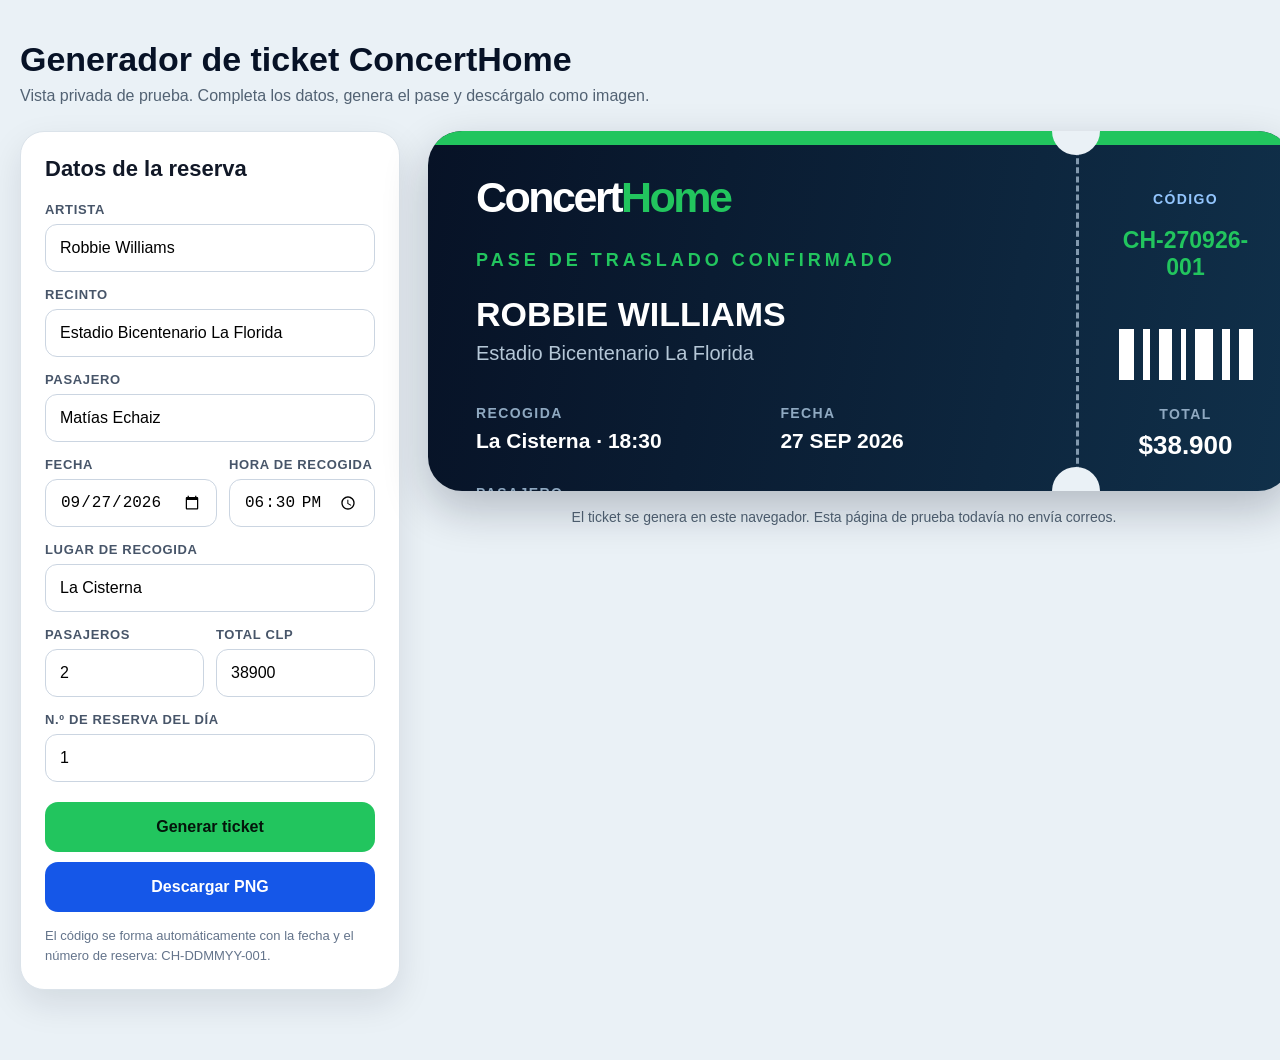
<file: ticket-preview.html>
<!doctype html>
<html lang="es">
<head>
  <meta charset="utf-8">
  <meta name="viewport" content="width=device-width,initial-scale=1">
  <meta name="robots" content="noindex,nofollow">
  <title>Generador de tickets | ConcertHome</title>
  <style>
    :root{--navy:#071226;--navy2:#10304a;--green:#22c55e;--blue:#93c5fd;--muted:#8fa9c1;--paper:#eaf1f6}
    *{box-sizing:border-box}body{margin:0;background:var(--paper);font-family:Arial,Helvetica,sans-serif;color:#111827}
    .page{width:min(1240px,calc(100% - 32px));margin:40px auto 70px}.head{margin-bottom:26px}.head h1{margin:0 0 8px;color:var(--navy);font-size:34px}.head p{margin:0;color:#526273}
    .workspace{display:grid;grid-template-columns:380px minmax(0,1fr);gap:28px;align-items:start}.panel{background:#fff;border:1px solid #dbe3ea;border-radius:24px;padding:24px;box-shadow:0 14px 35px rgba(7,18,38,.1)}
    .panel h2{margin:0 0 20px;font-size:22px}.field{margin-bottom:15px}.field label{display:block;margin-bottom:7px;font-size:13px;font-weight:800;letter-spacing:.05em;color:#475569}.field input{width:100%;height:48px;border:1px solid #cbd5e1;border-radius:12px;padding:0 14px;font-size:16px}.field input:focus{outline:3px solid rgba(34,197,94,.18);border-color:var(--green)}
    .grid2{display:grid;grid-template-columns:1fr 1fr;gap:12px}.buttons{display:grid;gap:10px;margin-top:20px}.btn{min-height:50px;border:0;border-radius:13px;font-size:16px;font-weight:800;cursor:pointer}.primary{background:var(--green);color:#04150b}.secondary{background:#1557e8;color:#fff}.hint{margin:14px 0 0;color:#64748b;font-size:13px;line-height:1.5}
    .preview{min-width:0}.ticket{position:relative;overflow:hidden;aspect-ratio:12/5;min-height:360px;background:linear-gradient(100deg,var(--navy),var(--navy2));border-radius:34px;color:#fff;box-shadow:0 18px 45px rgba(7,18,38,.24)}
    .ticket:before{content:"";position:absolute;inset:0 0 auto;height:14px;background:var(--green)}.ticket-main{position:absolute;inset:0 25% 0 0;padding:42px 48px}.ticket-stub{position:absolute;inset:0 0 0 75%;display:flex;flex-direction:column;align-items:center;padding:60px 26px 30px;border-left:3px dashed #8299ae;text-align:center}
    .notch{position:absolute;left:75%;width:48px;height:48px;margin-left:-24px;border-radius:50%;background:var(--paper);z-index:2}.notch.top{top:-24px}.notch.bottom{bottom:-24px}
    .logo{font-size:43px;font-weight:900;letter-spacing:-2.5px}.logo span{color:var(--green)}.status{margin-top:28px;color:var(--green);font-size:18px;font-weight:900;letter-spacing:4px}.artist{margin:24px 0 8px;font-size:34px;font-weight:900;text-transform:uppercase}.venue{color:#b5c7d7;font-size:20px}
    .ticket-data{display:grid;grid-template-columns:1.1fr 1fr;gap:32px;margin-top:40px}.datum.full{grid-column:1/-1}.label{display:block;margin-bottom:8px;color:var(--muted);font-size:14px;font-weight:900;letter-spacing:1.4px}.value{font-size:21px;font-weight:800}.code-label{color:var(--blue);font-size:14px;font-weight:900;letter-spacing:1.4px}.code{margin-top:20px;color:var(--green);font-size:23px;font-weight:900;overflow-wrap:anywhere}.barcode{display:flex;gap:9px;height:145px;margin:48px 0 26px;align-items:stretch}.barcode i{display:block;background:#fff}.barcode i:nth-child(1){width:15px}.barcode i:nth-child(2){width:7px}.barcode i:nth-child(3){width:13px}.barcode i:nth-child(4){width:5px}.barcode i:nth-child(5){width:18px}.barcode i:nth-child(6){width:8px}.barcode i:nth-child(7){width:14px}.total{margin-top:auto}.total .value{font-size:26px}
    .privacy{margin-top:18px;color:#526273;font-size:14px;text-align:center}
    @media(max-width:980px){.workspace{grid-template-columns:1fr}.ticket{min-height:0}.ticket-main{padding:34px 34px}.artist{font-size:28px}.ticket-data{margin-top:28px;gap:22px}.ticket-stub{padding-left:16px;padding-right:16px}.barcode{gap:6px}}
    @media(max-width:650px){.page{width:min(100% - 20px,1240px);margin-top:22px}.panel{padding:18px}.grid2{grid-template-columns:1fr}.ticket{aspect-ratio:auto;min-height:670px}.ticket-main{inset:0 0 205px;padding:34px 26px}.ticket-stub{inset:auto 0 0;height:205px;flex-direction:row;justify-content:space-around;border-left:0;border-top:3px dashed #8299ae;padding:24px}.notch{left:auto;top:auto!important;bottom:181px}.notch.top{left:-24px}.notch.bottom{right:-24px}.ticket-data{grid-template-columns:1fr}.datum.full{grid-column:auto}.barcode{height:105px;margin:0 18px}.code{max-width:155px}.total{margin:0}.logo{font-size:36px}.status{font-size:14px;letter-spacing:2.5px}.artist{font-size:27px}}
  </style>
</head>
<body>
  <main class="page">
    <header class="head"><h1>Generador de ticket ConcertHome</h1><p>Vista privada de prueba. Completa los datos, genera el pase y descárgalo como imagen.</p></header>
    <div class="workspace">
      <section class="panel" aria-labelledby="datosTitle">
        <h2 id="datosTitle">Datos de la reserva</h2>
        <div class="field"><label for="artista">ARTISTA</label><input id="artista" value="Robbie Williams"></div>
        <div class="field"><label for="recintoTicket">RECINTO</label><input id="recintoTicket" value="Estadio Bicentenario La Florida"></div>
        <div class="field"><label for="pasajero">PASAJERO</label><input id="pasajero" value="Matías Echaiz"></div>
        <div class="grid2">
          <div class="field"><label for="fecha">FECHA</label><input id="fecha" type="date" value="2026-09-27"></div>
          <div class="field"><label for="hora">HORA DE RECOGIDA</label><input id="hora" type="time" value="18:30"></div>
        </div>
        <div class="field"><label for="recogida">LUGAR DE RECOGIDA</label><input id="recogida" value="La Cisterna"></div>
        <div class="grid2">
          <div class="field"><label for="pasajeros">PASAJEROS</label><input id="pasajeros" type="number" min="1" max="4" value="2"></div>
          <div class="field"><label for="total">TOTAL CLP</label><input id="total" type="number" min="0" step="100" value="38900"></div>
        </div>
        <div class="field"><label for="correlativo">N.º DE RESERVA DEL DÍA</label><input id="correlativo" type="number" min="1" max="999" value="1"></div>
        <div class="buttons"><button class="btn primary" id="generar" type="button">Generar ticket</button><button class="btn secondary" id="descargar" type="button">Descargar PNG</button></div>
        <p class="hint">El código se forma automáticamente con la fecha y el número de reserva: CH-DDMMYY-001.</p>
      </section>

      <section class="preview" aria-label="Vista previa del ticket">
        <article class="ticket" id="ticket">
          <span class="notch top"></span><span class="notch bottom"></span>
          <div class="ticket-main">
            <div class="logo">Concert<span>Home</span></div>
            <div class="status">PASE DE TRASLADO CONFIRMADO</div>
            <div class="artist" id="outArtista">ROBBIE WILLIAMS</div>
            <div class="venue" id="outRecinto">Estadio Bicentenario La Florida</div>
            <div class="ticket-data">
              <div class="datum"><span class="label">RECOGIDA</span><span class="value" id="outRecogida">La Cisterna · 18:30</span></div>
              <div class="datum"><span class="label">FECHA</span><span class="value" id="outFecha">27 SEP 2026</span></div>
              <div class="datum full"><span class="label">PASAJERO</span><span class="value" id="outPasajero">Matías Echaiz · 2 pasajeros</span></div>
            </div>
          </div>
          <aside class="ticket-stub">
            <div><div class="code-label">CÓDIGO</div><div class="code" id="outCodigo">CH-270926-001</div></div>
            <div class="barcode" aria-hidden="true"><i></i><i></i><i></i><i></i><i></i><i></i><i></i></div>
            <div class="total"><span class="label">TOTAL</span><span class="value" id="outTotal">$38.900</span></div>
          </aside>
        </article>
        <p class="privacy">El ticket se genera en este navegador. Esta página de prueba todavía no envía correos.</p>
      </section>
    </div>
  </main>
  <script>
    const $=id=>document.getElementById(id);
    const meses=['ENE','FEB','MAR','ABR','MAY','JUN','JUL','AGO','SEP','OCT','NOV','DIC'];
    const limpiar=(valor,respaldo)=>String(valor||'').trim()||respaldo;
    const escapeXml=valor=>String(valor).replace(/[<>&'\"]/g,c=>({'<':'&lt;','>':'&gt;','&':'&amp;',"'":'&apos;','\"':'&quot;'}[c]));
    function datosTicket(){
      const fechaRaw=$('fecha').value||new Date().toISOString().slice(0,10);
      const [anio,mes,dia]=fechaRaw.split('-').map(Number);
      const correlativo=String(Math.min(999,Math.max(1,Number($('correlativo').value)||1))).padStart(3,'0');
      return{artista:limpiar($('artista').value,'CONCIERTO').toUpperCase(),recinto:limpiar($('recintoTicket').value,'Recinto por confirmar'),pasajero:limpiar($('pasajero').value,'Pasajero'),fecha:`${String(dia).padStart(2,'0')} ${meses[mes-1]} ${anio}`,hora:$('hora').value||'--:--',recogida:limpiar($('recogida').value,'Por confirmar'),pasajeros:Math.min(4,Math.max(1,Number($('pasajeros').value)||1)),total:Math.max(0,Number($('total').value)||0),codigo:`CH-${String(dia).padStart(2,'0')}${String(mes).padStart(2,'0')}${String(anio).slice(-2)}-${correlativo}`};
    }
    function formatoCLP(valor){return new Intl.NumberFormat('es-CL',{style:'currency',currency:'CLP',maximumFractionDigits:0}).format(valor).replace('CLP','$').trim()}
    function generar(){const d=datosTicket();$('outArtista').textContent=d.artista;$('outRecinto').textContent=d.recinto;$('outRecogida').textContent=`${d.recogida} · ${d.hora}`;$('outFecha').textContent=d.fecha;$('outPasajero').textContent=`${d.pasajero} · ${d.pasajeros} ${d.pasajeros===1?'pasajero':'pasajeros'}`;$('outCodigo').textContent=d.codigo;$('outTotal').textContent=formatoCLP(d.total);return d}
    function svgTicket(d){
      const bars=[18,8,14,5,20,9,16].map((w,i)=>`<rect x="${980+[0,28,48,74,91,123,143][i]}" y="230" width="${w}" height="150" fill="#fff"/>`).join('');
      return `<svg xmlns="http://www.w3.org/2000/svg" width="1200" height="500"><defs><linearGradient id="bg"><stop stop-color="#071226"/><stop offset="1" stop-color="#10304a"/></linearGradient></defs><rect width="1200" height="500" rx="34" fill="url(#bg)"/><rect width="1200" height="14" rx="7" fill="#22c55e"/><circle cx="910" r="24" fill="#eaf1f6"/><circle cx="910" cy="500" r="24" fill="#eaf1f6"/><path d="M910 25V475" stroke="#8299ae" stroke-width="3" stroke-dasharray="10 12"/><g font-family="Arial,Helvetica,sans-serif"><text x="60" y="94" fill="#fff" font-size="52" font-weight="900">Concert<tspan fill="#22c55e">Home</tspan></text><text x="60" y="150" fill="#22c55e" font-size="19" font-weight="900" letter-spacing="4">PASE DE TRASLADO CONFIRMADO</text><text x="60" y="212" fill="#fff" font-size="36" font-weight="900">${escapeXml(d.artista)}</text><text x="60" y="254" fill="#b5c7d7" font-size="21">${escapeXml(d.recinto)}</text><text x="60" y="322" fill="#8fa9c1" font-size="14" font-weight="900" letter-spacing="1.4">RECOGIDA</text><text x="60" y="356" fill="#fff" font-size="22" font-weight="800">${escapeXml(d.recogida)} · ${escapeXml(d.hora)}</text><text x="455" y="322" fill="#8fa9c1" font-size="14" font-weight="900" letter-spacing="1.4">FECHA</text><text x="455" y="356" fill="#fff" font-size="22" font-weight="800">${escapeXml(d.fecha)}</text><text x="60" y="423" fill="#8fa9c1" font-size="14" font-weight="900" letter-spacing="1.4">PASAJERO</text><text x="60" y="458" fill="#fff" font-size="22" font-weight="800">${escapeXml(d.pasajero)} · ${d.pasajeros} ${d.pasajeros===1?'pasajero':'pasajeros'}</text><text x="1055" y="91" text-anchor="middle" fill="#93c5fd" font-size="14" font-weight="900" letter-spacing="1.4">CÓDIGO</text><text x="1055" y="140" text-anchor="middle" fill="#22c55e" font-size="24" font-weight="900">${escapeXml(d.codigo.slice(0,-4))}</text><text x="1055" y="172" text-anchor="middle" fill="#22c55e" font-size="24" font-weight="900">${escapeXml(d.codigo.slice(-4))}</text>${bars}<text x="1055" y="423" text-anchor="middle" fill="#8fa9c1" font-size="14" font-weight="900" letter-spacing="1.4">TOTAL</text><text x="1055" y="461" text-anchor="middle" fill="#fff" font-size="27" font-weight="900">${escapeXml(formatoCLP(d.total))}</text></g></svg>`;
    }
    function descargar(){const d=generar(),svg=svgTicket(d),img=new Image(),url=URL.createObjectURL(new Blob([svg],{type:'image/svg+xml;charset=utf-8'}));img.onload=()=>{const canvas=document.createElement('canvas');canvas.width=1200;canvas.height=500;canvas.getContext('2d').drawImage(img,0,0);URL.revokeObjectURL(url);const a=document.createElement('a');a.download=`Ticket-${d.codigo}.png`;a.href=canvas.toDataURL('image/png');a.click()};img.src=url}
    $('generar').addEventListener('click',generar);$('descargar').addEventListener('click',descargar);generar();
  </script>
</body>
</html>
</file>
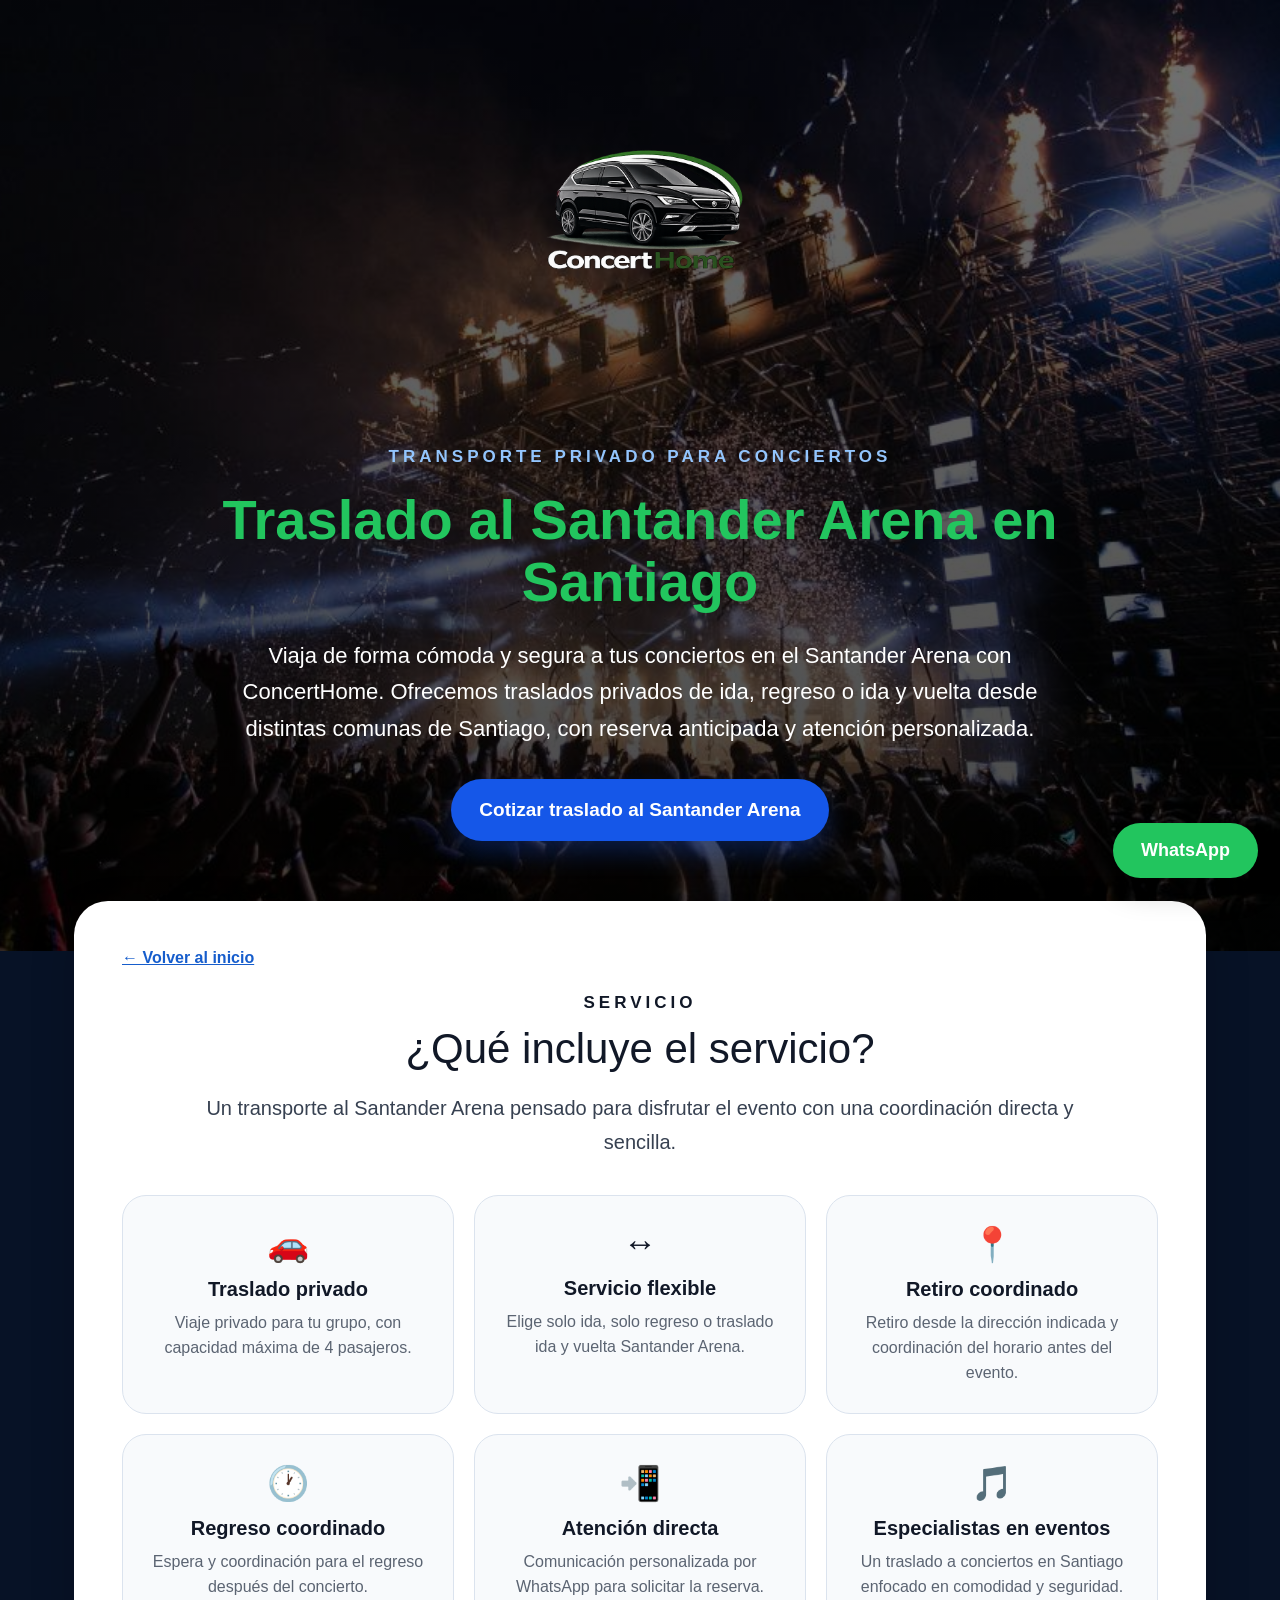
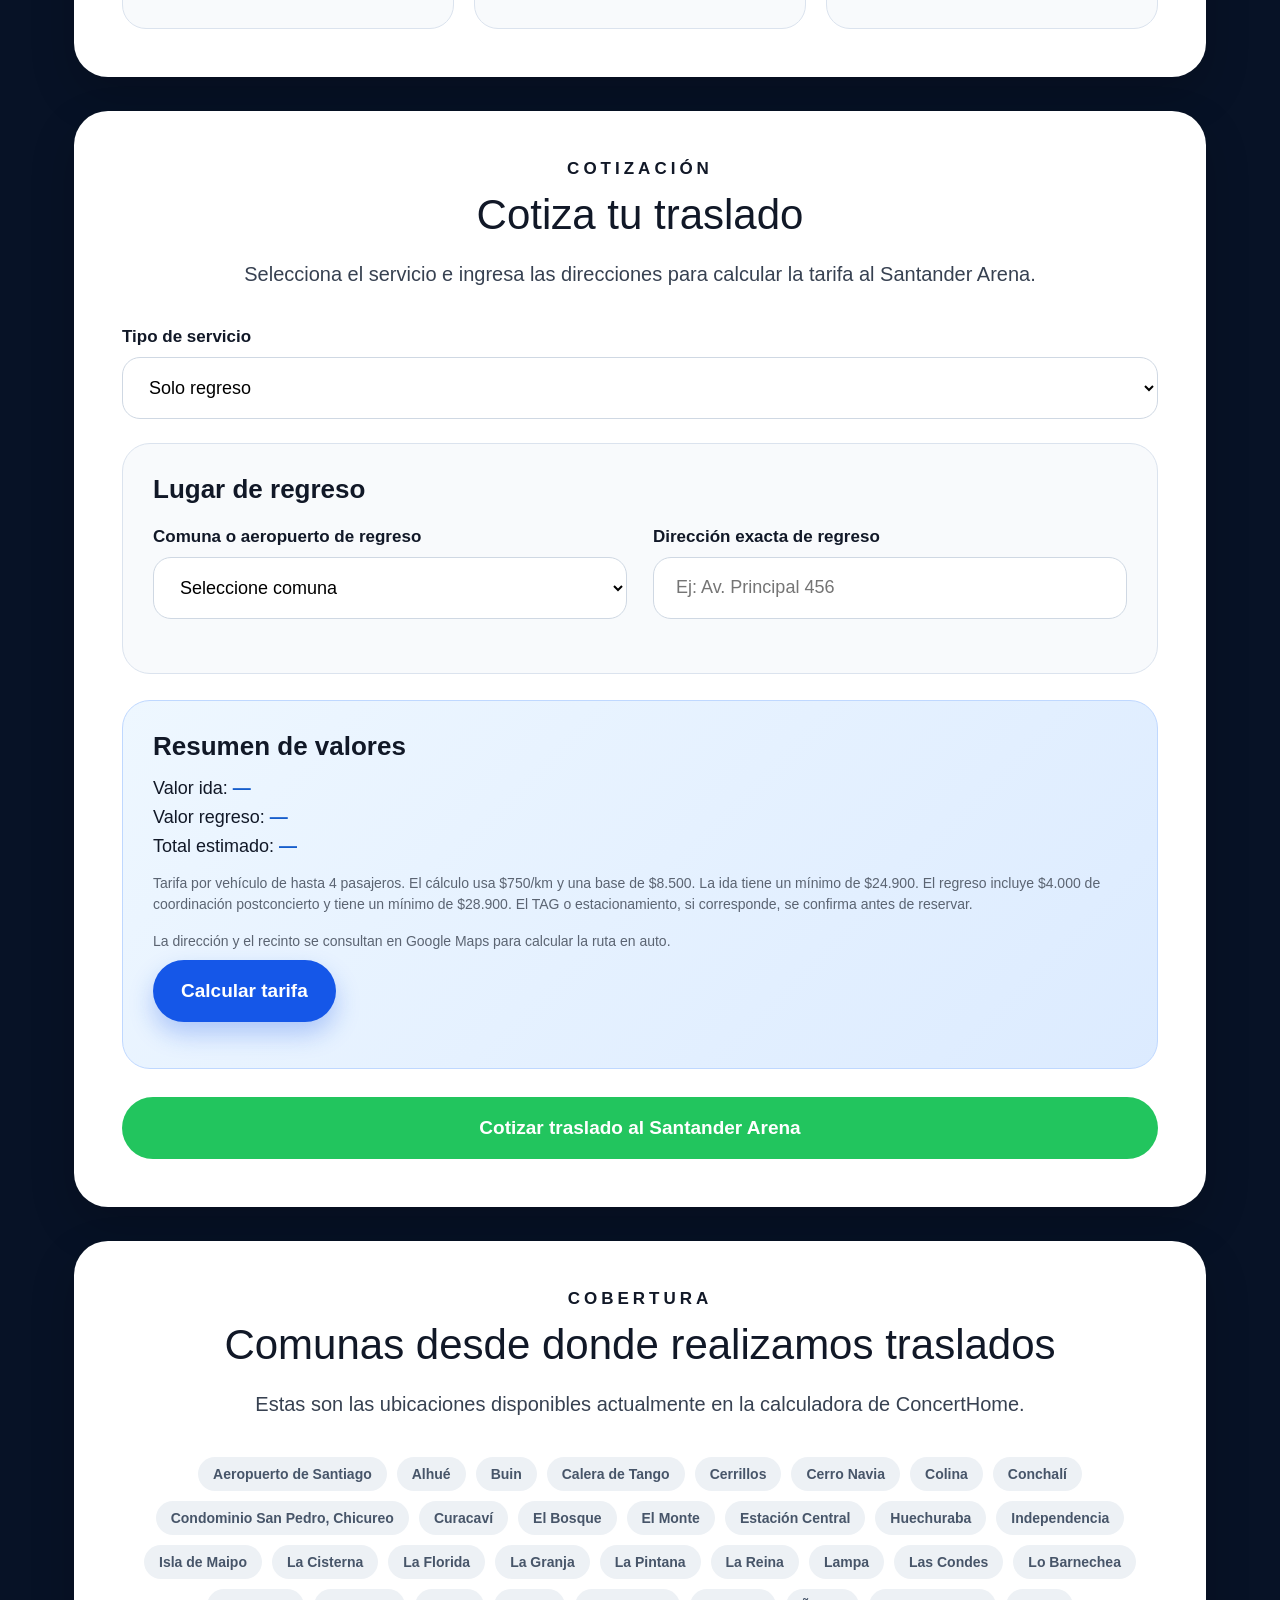
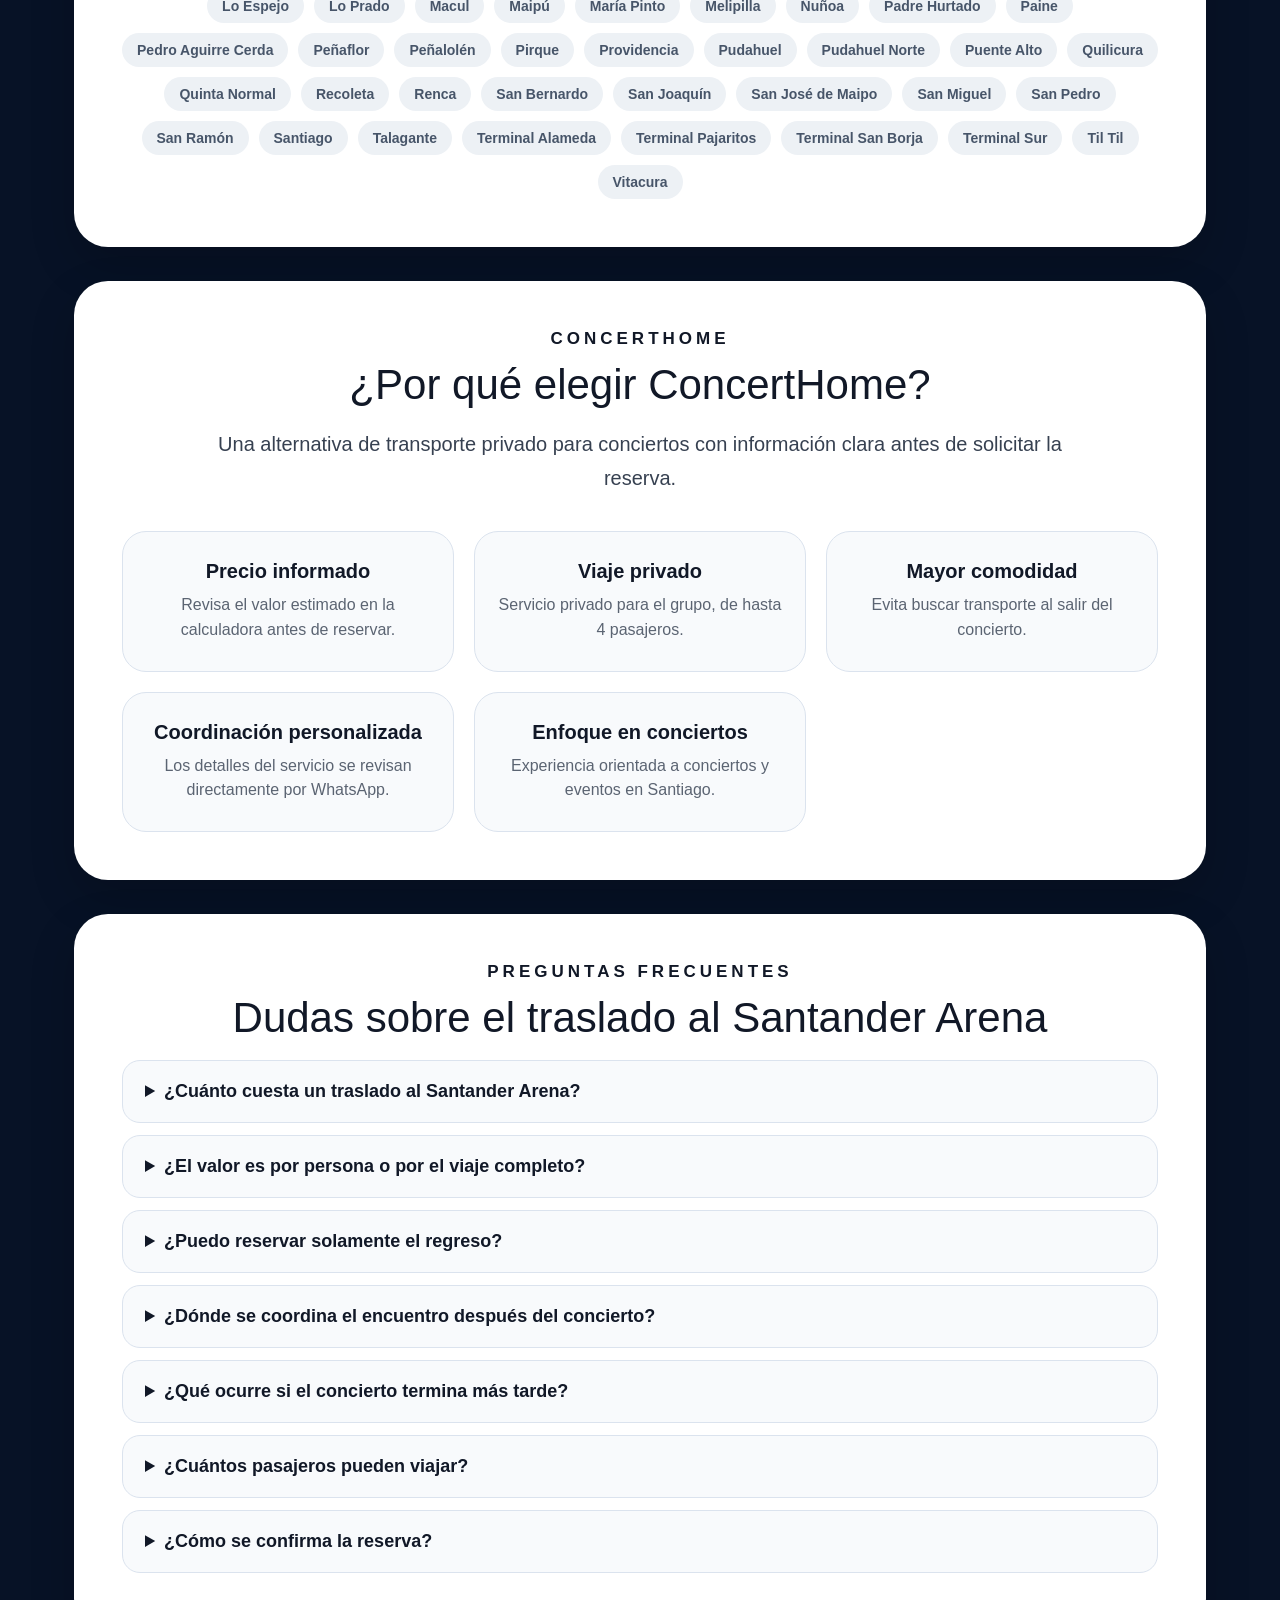
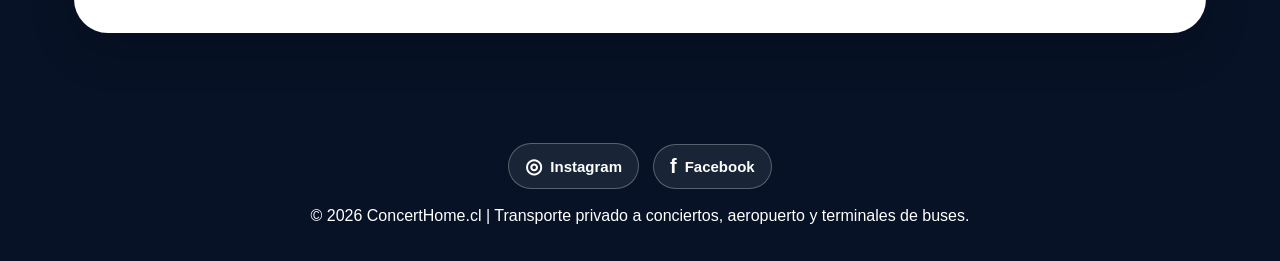
<file: traslado-movistar-arena.html>
<!DOCTYPE html>
<html lang="es">
<head>
  <meta charset="UTF-8">
  <meta name="viewport" content="width=device-width, initial-scale=1.0">
  <title>Traslado al Santander Arena | ConcertHome</title>
  <link rel="canonical" href="https://concerthome.cl/traslado-santander-arena.html">
  <meta http-equiv="refresh" content="0; url=traslado-santander-arena.html">
  <script>window.location.replace('traslado-santander-arena.html' + window.location.search + window.location.hash);</script>
</head>
<body>
  <p><a href="traslado-santander-arena.html">Continuar a traslado al Santander Arena</a></p>
</body>
</html>
</file>
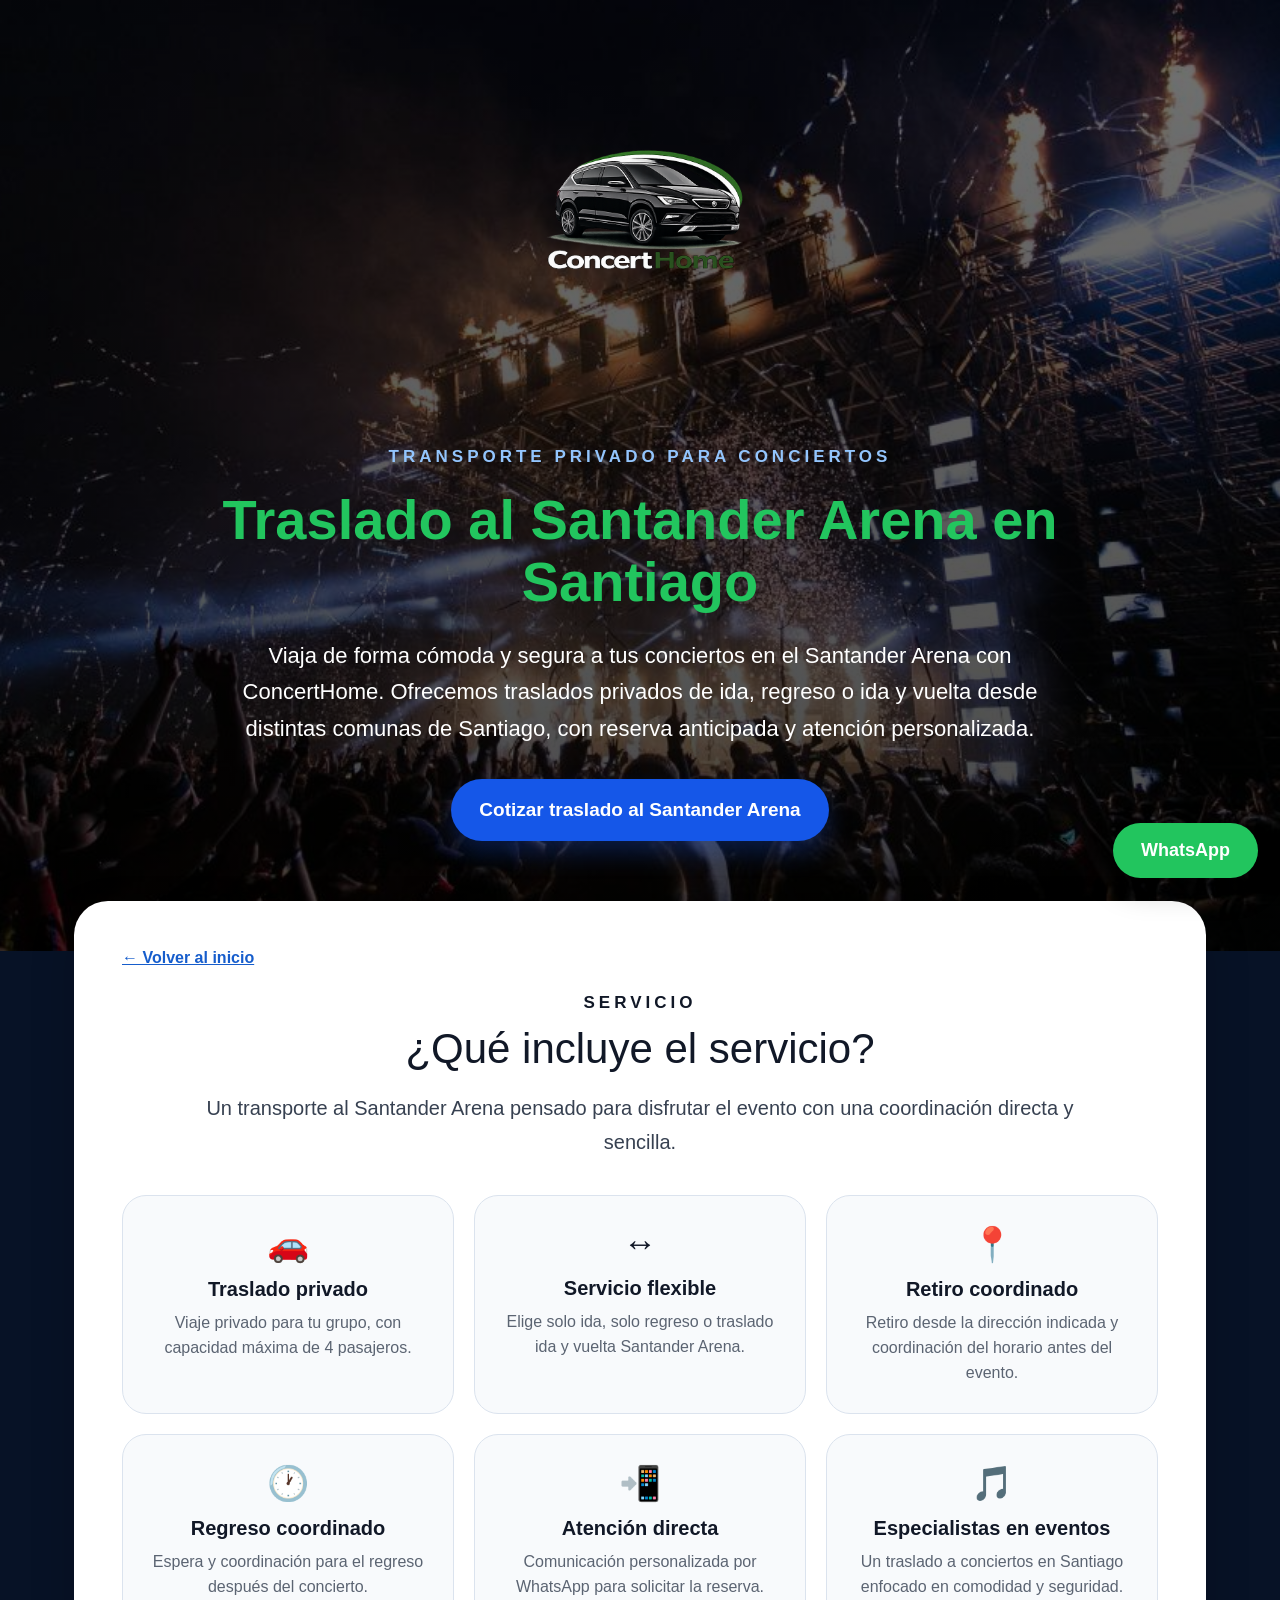
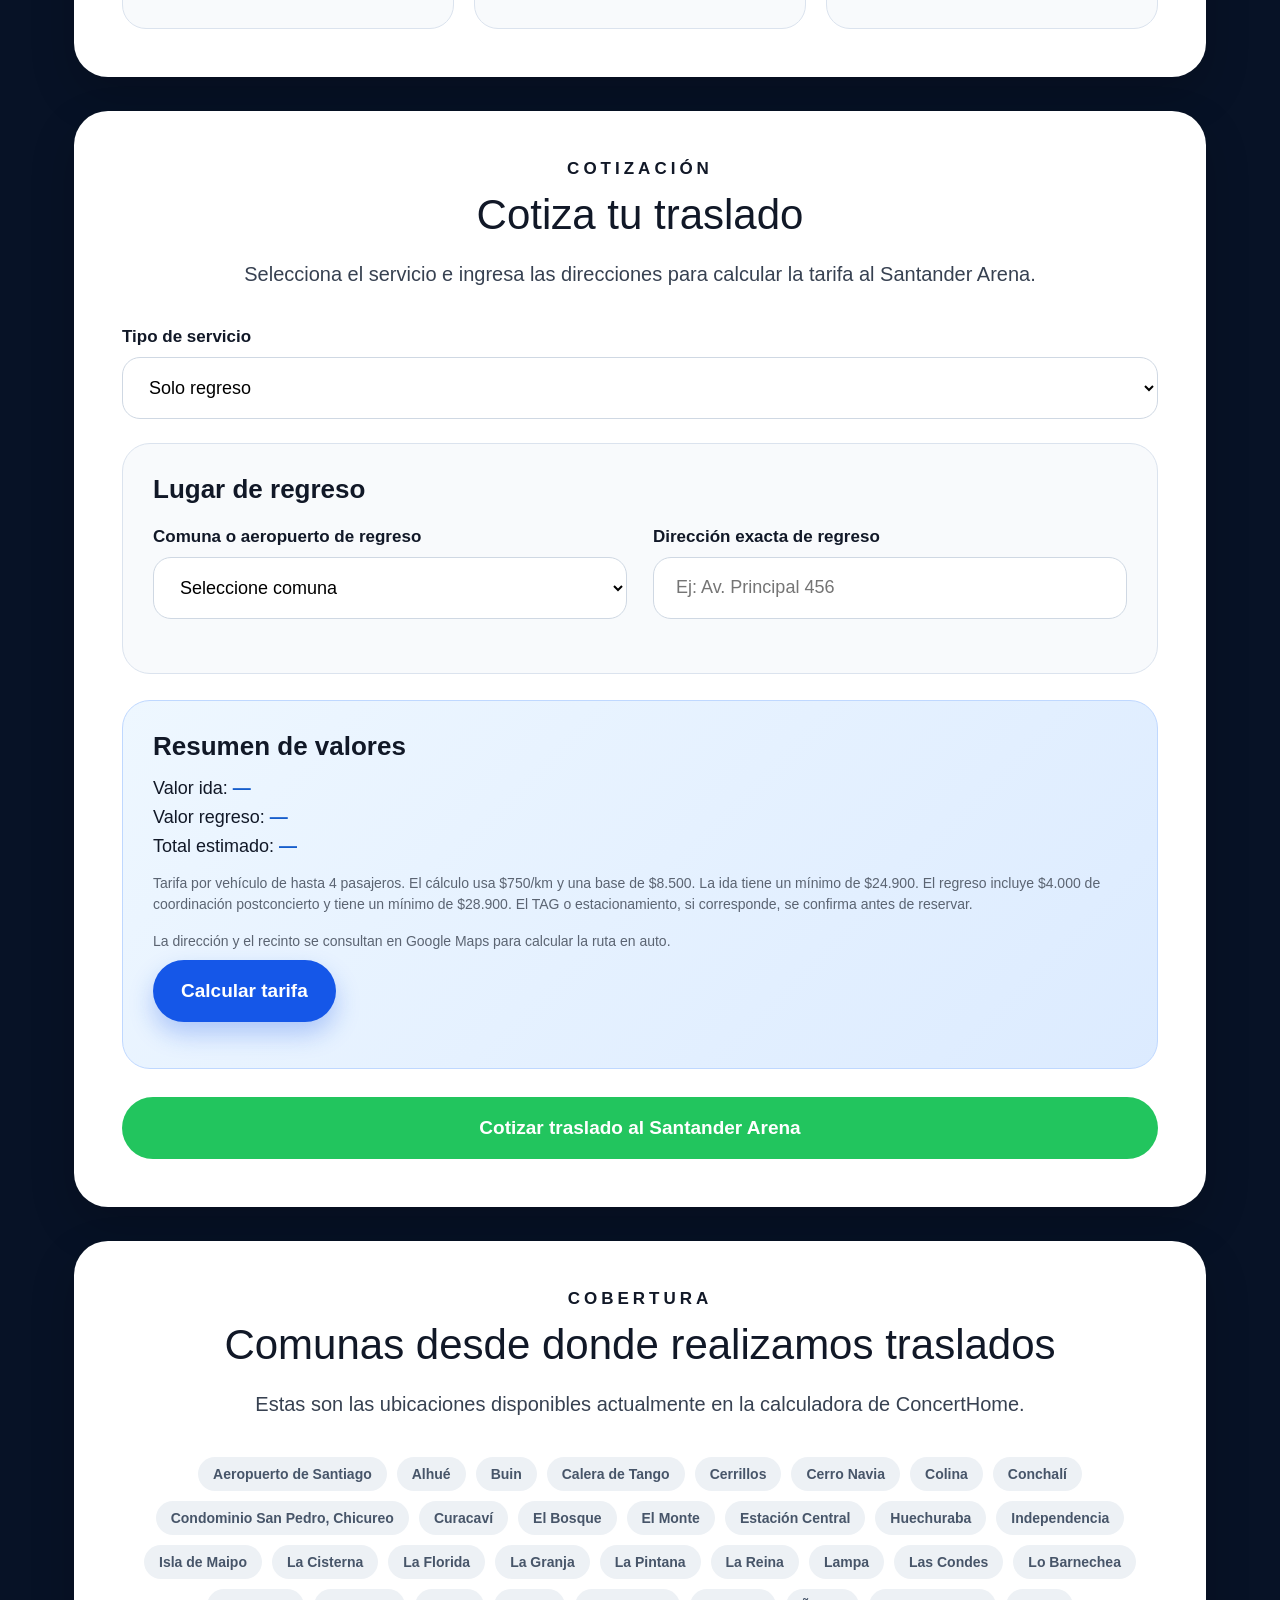
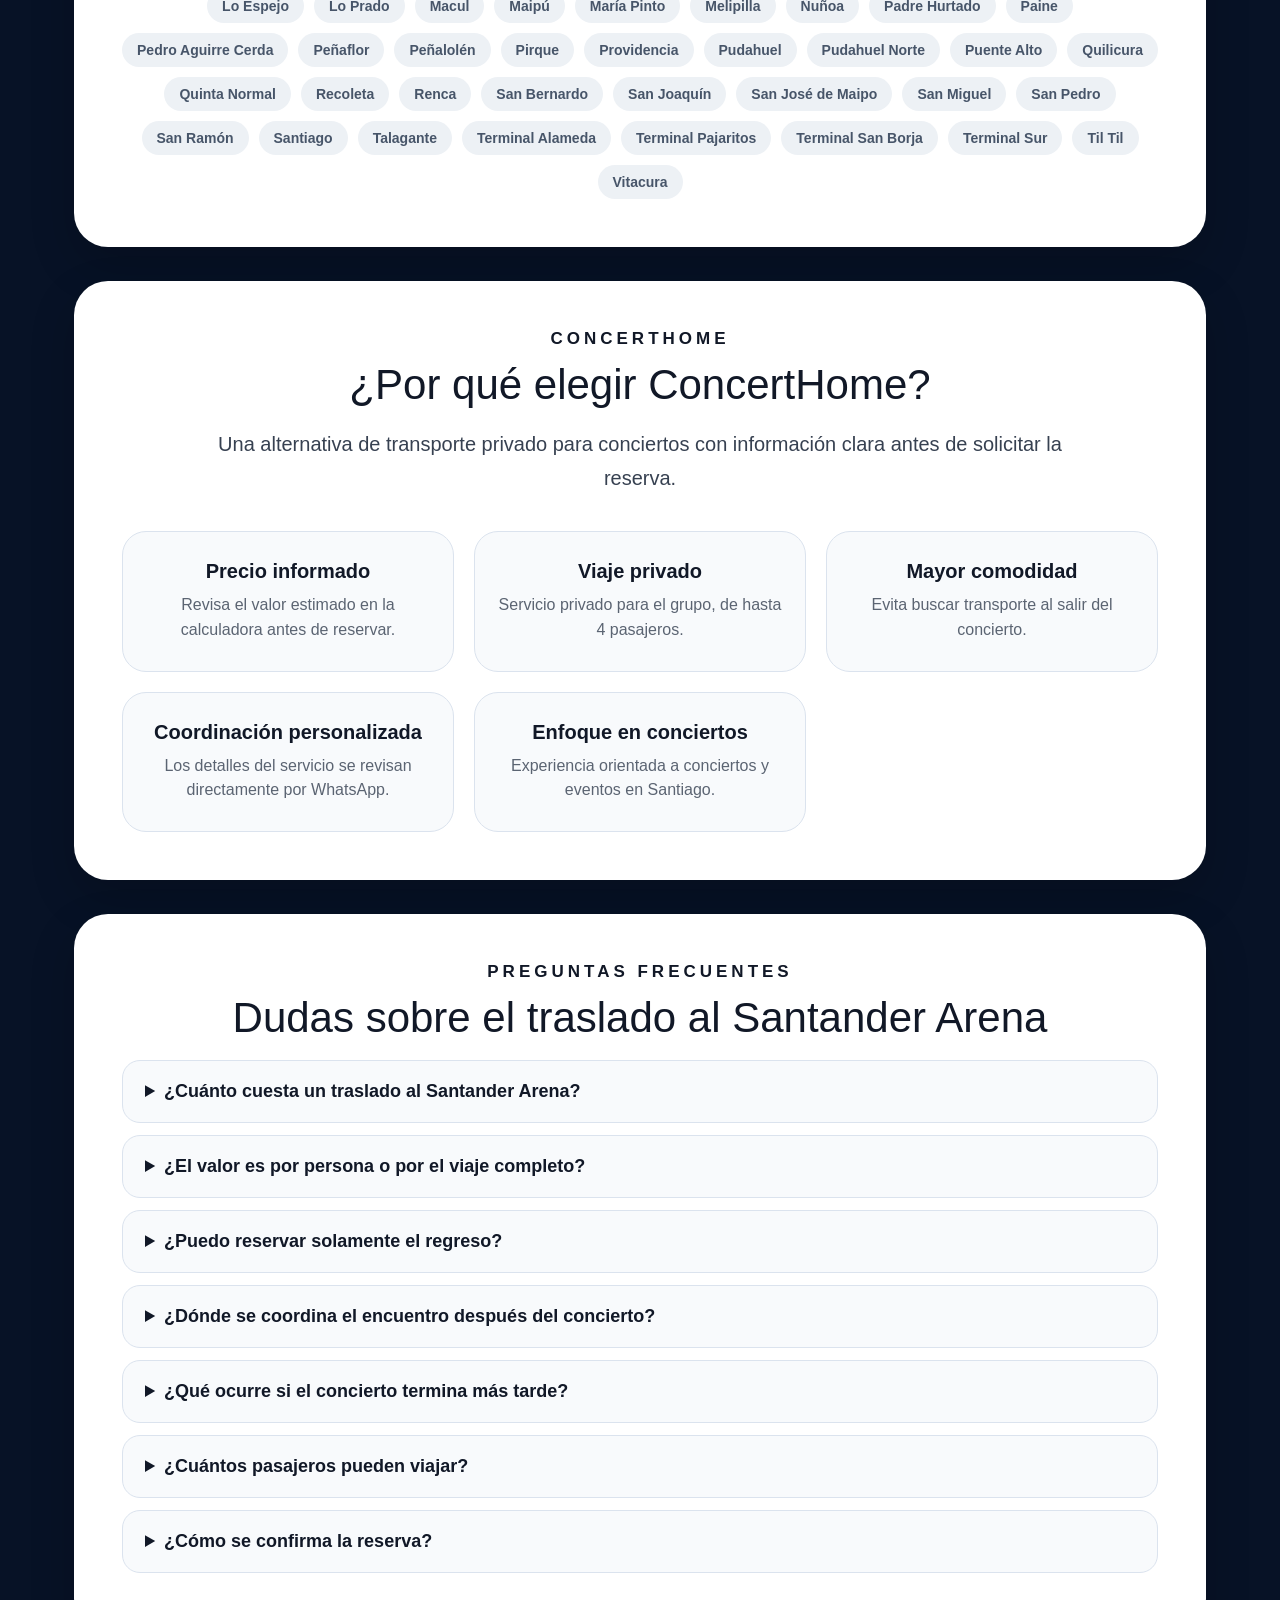
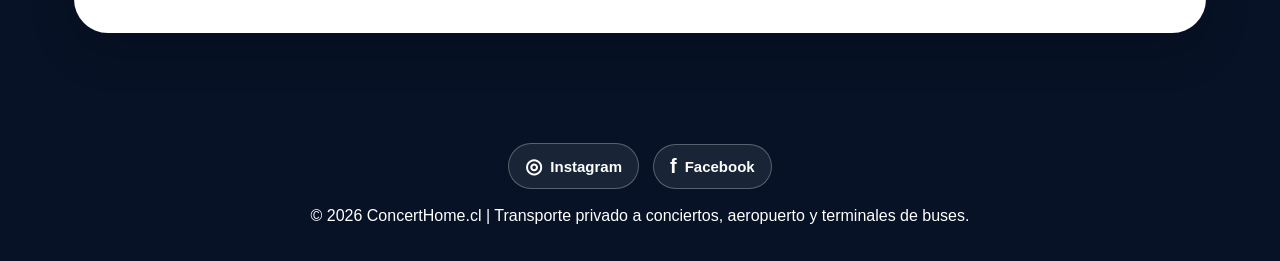
<file: traslado-santander-arena.html>
<!DOCTYPE html>
<html lang="es">
<head>
  <!-- Google Tag Manager -->
  <script>
  (function(w,d,s,l,i){w[l]=w[l]||[];w[l].push({'gtm.start':
  new Date().getTime(),event:'gtm.js'});var f=d.getElementsByTagName(s)[0],
  j=d.createElement(s),dl=l!='dataLayer'?'&l='+l:'';j.async=true;j.src=
  'https://www.googletagmanager.com/gtm.js?id='+i+dl;f.parentNode.insertBefore(j,f);
  })(window,document,'script','dataLayer','GTM-MF9P6RGQ');
  </script>
  <!-- End Google Tag Manager -->
  <meta charset="UTF-8">
  <meta name="viewport" content="width=device-width, initial-scale=1.0">
  <title>Traslado al Santander Arena en Santiago | ConcertHome</title>
  <meta name="description" content="Cotiza tu traslado privado al Santander Arena desde distintas comunas de Santiago. Viaja de ida, regreso o ida y vuelta con atención personalizada.">
  <link rel="canonical" href="https://concerthome.cl/traslado-santander-arena.html">
  <meta property="og:type" content="website">
  <meta property="og:locale" content="es_CL">
  <meta property="og:site_name" content="ConcertHome">
  <meta property="og:title" content="Traslado al Santander Arena en Santiago | ConcertHome">
  <meta property="og:description" content="Cotiza un traslado privado de ida, regreso o ida y vuelta al Santander Arena desde distintas comunas de Santiago.">
  <meta property="og:url" content="https://concerthome.cl/traslado-santander-arena.html">
  <meta property="og:image" content="https://concerthome.cl/fondo-concierto.jpg">
  <meta property="og:image:alt" content="Concierto en vivo durante la noche">
  <!-- Google tag (gtag.js) -->
  <script async src="https://www.googletagmanager.com/gtag/js?id=G-GWZK04RYD7"></script>
  <script>
    window.dataLayer = window.dataLayer || [];
    function gtag(){dataLayer.push(arguments);}
    gtag('js', new Date());
    gtag('config', 'G-GWZK04RYD7');
  </script>
  <script type="application/ld+json">
  {
    "@context": "https://schema.org",
    "@type": "Service",
    "name": "Traslado al Santander Arena",
    "description": "Traslado privado de ida, regreso o ida y vuelta al Santander Arena desde comunas disponibles de Santiago.",
    "provider": {
      "@type": "Organization",
      "name": "ConcertHome",
      "url": "https://concerthome.cl/"
    },
    "areaServed": {
      "@type": "AdministrativeArea",
      "name": "Región Metropolitana de Santiago"
    },
    "serviceType": "Transporte privado para conciertos",
    "url": "https://concerthome.cl/traslado-santander-arena.html"
  }
  </script>
  <script type="application/ld+json">
  {
    "@context": "https://schema.org",
    "@type": "FAQPage",
    "mainEntity": [
      {
        "@type": "Question",
        "name": "¿Cuánto cuesta un traslado al Santander Arena?",
        "acceptedAnswer": {
          "@type": "Answer",
          "text": "El precio depende de la distancia por carretera y del tipo de servicio. La calculadora muestra el valor estimado antes de solicitar la reserva."
        }
      },
      {
        "@type": "Question",
        "name": "¿El valor es por persona o por el viaje completo?",
        "acceptedAnswer": {
          "@type": "Answer",
          "text": "El precio es por el vehículo completo, para un máximo de 4 pasajeros."
        }
      },
      {
        "@type": "Question",
        "name": "¿Puedo reservar solamente el regreso?",
        "acceptedAnswer": {
          "@type": "Answer",
          "text": "Sí. La calculadora permite seleccionar solo ida, solo regreso o ida y vuelta."
        }
      },
      {
        "@type": "Question",
        "name": "¿Dónde se coordina el encuentro después del concierto?",
        "acceptedAnswer": {
          "@type": "Answer",
          "text": "El punto de encuentro se coordina directamente por WhatsApp antes del servicio."
        }
      },
      {
        "@type": "Question",
        "name": "¿Qué ocurre si el concierto termina más tarde?",
        "acceptedAnswer": {
          "@type": "Answer",
          "text": "La coordinación considera el horario de término del evento. Consulta por WhatsApp las condiciones aplicables a cambios o retrasos."
        }
      },
      {
        "@type": "Question",
        "name": "¿Cuántos pasajeros pueden viajar?",
        "acceptedAnswer": {
          "@type": "Answer",
          "text": "El servicio tiene una capacidad máxima de 4 pasajeros."
        }
      },
      {
        "@type": "Question",
        "name": "¿Cómo se confirma la reserva?",
        "acceptedAnswer": {
          "@type": "Answer",
          "text": "Después de cotizar, la solicitud se envía por WhatsApp para coordinar y confirmar la reserva directamente con ConcertHome."
        }
      }
    ]
  }
  </script>
  <style>
    * { box-sizing: border-box; margin: 0; padding: 0; }
    html { scroll-behavior: smooth; }
    body {
      font-family: Arial, Helvetica, sans-serif;
      background: #071226;
      color: #111827;
    }
    .hero {
      min-height: 640px;
      background: linear-gradient(rgba(0,0,0,.55), rgba(0,0,0,.72)), url("fondo-concierto.jpg");
      background-size: cover;
      background-position: center;
      padding: 48px 24px 110px;
      text-align: center;
      color: white;
    }
    .brand {
      display: block;
      max-width: 520px;
      margin: 0 auto 52px;
    }
    .brand img {
      display: block;
      width: 100%;
      height: auto;
      object-fit: contain;
    }
    .hero-kicker {
      color: #93c5fd;
      letter-spacing: 4px;
      font-size: 17px;
      font-weight: 700;
      margin-bottom: 22px;
    }
    .hero h1 {
      color: #22c55e;
      font-size: 56px;
      line-height: 1.12;
      max-width: 850px;
      margin: 0 auto 24px;
      font-weight: 800;
    }
    .hero p {
      color: white;
      font-size: 22px;
      line-height: 1.65;
      max-width: 850px;
      margin: auto;
    }
    .hero-actions { margin-top: 32px; }
    .page {
      max-width: 1180px;
      margin: -50px auto 0;
      padding: 0 24px 40px;
    }
    .section-card {
      background: white;
      border-radius: 34px;
      padding: 48px;
      margin-bottom: 34px;
      box-shadow: 0 18px 45px rgba(0,0,0,.18);
    }
    .eyebrow {
      text-align: center;
      letter-spacing: 4px;
      font-weight: 700;
      font-size: 17px;
      margin-bottom: 12px;
    }
    .section-title {
      text-align: center;
      font-size: 42px;
      margin-bottom: 18px;
      font-weight: 500;
    }
    .section-text {
      text-align: center;
      font-size: 20px;
      line-height: 1.7;
      color: #374151;
      max-width: 900px;
      margin: 0 auto 36px;
    }
    .features {
      display: grid;
      grid-template-columns: repeat(3, 1fr);
      gap: 20px;
    }
    .feature {
      background: #f8fafc;
      border: 1px solid #dbe3ee;
      border-radius: 24px;
      padding: 28px 22px;
      text-align: center;
    }
    .feature h3 { font-size: 20px; margin-bottom: 10px; }
    .feature p { color: #5b6472; font-size: 16px; line-height: 1.55; }
    .feature .icon { font-size: 34px; margin-bottom: 14px; }
    .form-group { margin-bottom: 24px; }
    label {
      display: block;
      font-size: 17px;
      font-weight: 700;
      margin-bottom: 10px;
    }
    select, input {
      width: 100%;
      height: 62px;
      border-radius: 18px;
      border: 1px solid #cfd8e3;
      padding: 0 22px;
      font-size: 18px;
      background: white;
    }
    select:focus, input:focus {
      outline: none;
      border-color: #2563eb;
      box-shadow: 0 0 0 5px rgba(37,99,235,.15);
    }
    .grid-2 { display: grid; grid-template-columns: repeat(2, 1fr); gap: 26px; }
    .inner-box {
      background: #f8fafc;
      border: 1px solid #dbe3ee;
      border-radius: 28px;
      padding: 30px;
      margin-top: 24px;
    }
    .inner-box h3 { font-size: 26px; margin-bottom: 22px; }
    .hidden { display: none; }
    .summary {
      background: linear-gradient(135deg, #eef7ff, #dcebff);
      border: 1px solid #bfd8ff;
      border-radius: 28px;
      padding: 30px;
      margin-top: 26px;
    }
    .summary h3 { font-size: 26px; margin-bottom: 16px; }
    .summary p { font-size: 18px; margin: 8px 0; }
    .summary span { color: #165dcc; font-weight: 700; }
    .note { color: #5b6472; font-size: 14px !important; line-height: 1.5; margin-top: 16px !important; }
    .actions { margin-top: 28px; }
    .btn {
      min-height: 62px;
      border: 0;
      border-radius: 999px;
      padding: 17px 28px;
      color: white;
      text-decoration: none;
      font-size: 19px;
      font-weight: 800;
      display: inline-flex;
      align-items: center;
      justify-content: center;
      cursor: pointer;
    }
    .btn-primary { background: #1557e8; box-shadow: 0 12px 24px rgba(21,87,232,.28); }
    .btn-whatsapp { background: #22c55e; width: 100%; }
    .communes {
      display: flex;
      flex-wrap: wrap;
      gap: 10px;
      justify-content: center;
    }
    .commune {
      background: #edf1f5;
      color: #475569;
      padding: 9px 15px;
      border-radius: 999px;
      font-weight: 700;
      font-size: 14px;
    }
    .faq details {
      background: #f8fafc;
      border: 1px solid #dbe3ee;
      border-radius: 18px;
      padding: 20px 22px;
      margin-bottom: 12px;
    }
    .faq summary { cursor: pointer; font-size: 18px; font-weight: 700; }
    .faq p { color: #475569; line-height: 1.65; padding-top: 14px; }
    .back-link { display: inline-block; color: #165dcc; font-weight: 700; margin-bottom: 26px; }
    .whatsapp-float {
      position: fixed;
      right: 22px;
      bottom: 22px;
      background: #22c55e;
      color: white;
      text-decoration: none;
      padding: 17px 28px;
      border-radius: 999px;
      font-size: 18px;
      font-weight: 800;
      box-shadow: 0 12px 30px rgba(0,0,0,.25);
      z-index: 999;
    }
    footer { padding: 36px 24px; color: white; text-align: center; }
    @media (max-width: 900px) {
      .features { grid-template-columns: repeat(2, 1fr); }
      .grid-2 { grid-template-columns: 1fr; }
    }
    @media (max-width: 600px) {
      body { overflow-x: hidden; }
      .hero { min-height: auto; padding: 30px 18px 70px; }
      .brand { max-width: 260px; margin-bottom: 34px; }
      .hero-kicker { font-size: 13px; line-height: 1.5; }
      .hero h1 { font-size: 32px; }
      .hero p { font-size: 17px; }
      .page { margin-top: -30px; padding: 0 14px 30px; }
      .section-card { padding: 27px 18px; border-radius: 20px; }
      .section-title { font-size: 28px; }
      .section-text { font-size: 16px; }
      .features { grid-template-columns: 1fr; }
      .inner-box { padding: 22px 16px; }
      select, input { font-size: 16px; }
      .btn { width: 100%; font-size: 16px; }
      .whatsapp-float { right: 12px; bottom: 12px; padding: 12px 18px; font-size: 15px; }
    }
  </style>
</head>
<body>
  <!-- Google Tag Manager (noscript) -->
  <noscript><iframe src="https://www.googletagmanager.com/ns.html?id=GTM-MF9P6RGQ"
  height="0" width="0" style="display:none;visibility:hidden"></iframe></noscript>
  <!-- End Google Tag Manager (noscript) -->

  <header class="hero">
    <a class="brand" href="index.html" aria-label="Volver al inicio de ConcertHome">
      <img src="logo.png.png" alt="ConcertHome">
    </a>
    <div class="hero-kicker">TRANSPORTE PRIVADO PARA CONCIERTOS</div>
    <h1>Traslado al Santander Arena en Santiago</h1>
    <p>Viaja de forma cómoda y segura a tus conciertos en el Santander Arena con ConcertHome. Ofrecemos traslados privados de ida, regreso o ida y vuelta desde distintas comunas de Santiago, con reserva anticipada y atención personalizada.</p>
    <div class="hero-actions">
      <a class="btn btn-primary" href="#cotizar">Cotizar traslado al Santander Arena</a>
    </div>
  </header>

  <a class="whatsapp-float" id="whatsappFloat" href="https://wa.me/56965195972?text=Hola%2C%20quiero%20cotizar%20un%20traslado%20al%20Santander%20Arena." target="_blank" rel="noopener" onclick="gtag('event', 'whatsapp_click');">WhatsApp</a>

  <main class="page">
    <section class="section-card">
      <a class="back-link" href="index.html">← Volver al inicio</a>
      <div class="eyebrow">SERVICIO</div>
      <h2 class="section-title">¿Qué incluye el servicio?</h2>
      <p class="section-text">Un transporte al Santander Arena pensado para disfrutar el evento con una coordinación directa y sencilla.</p>
      <div class="features">
        <article class="feature"><div class="icon">🚗</div><h3>Traslado privado</h3><p>Viaje privado para tu grupo, con capacidad máxima de 4 pasajeros.</p></article>
        <article class="feature"><div class="icon">↔️</div><h3>Servicio flexible</h3><p>Elige solo ida, solo regreso o traslado ida y vuelta Santander Arena.</p></article>
        <article class="feature"><div class="icon">📍</div><h3>Retiro coordinado</h3><p>Retiro desde la dirección indicada y coordinación del horario antes del evento.</p></article>
        <article class="feature"><div class="icon">🕐</div><h3>Regreso coordinado</h3><p>Espera y coordinación para el regreso después del concierto.</p></article>
        <article class="feature"><div class="icon">📲</div><h3>Atención directa</h3><p>Comunicación personalizada por WhatsApp para solicitar la reserva.</p></article>
        <article class="feature"><div class="icon">🎵</div><h3>Especialistas en eventos</h3><p>Un traslado a conciertos en Santiago enfocado en comodidad y seguridad.</p></article>
      </div>
    </section>

    <section class="section-card" id="cotizar">
      <div class="eyebrow">COTIZACIÓN</div>
      <h2 class="section-title">Cotiza tu traslado</h2>
      <p class="section-text">Selecciona el servicio e ingresa las direcciones para calcular la tarifa al Santander Arena.</p>
      <div class="form-group">
        <label for="tipoServicio">Tipo de servicio</label>
        <select id="tipoServicio">
          <option value="ida">Solo ida</option>
          <option value="regreso" selected>Solo regreso</option>
          <option value="ida_vuelta">Ida y vuelta</option>
        </select>
      </div>
      <div class="inner-box" id="bloqueIda">
        <h3>Lugar de salida</h3>
        <div class="grid-2">
          <div class="form-group">
            <label for="comunaIda">Comuna o aeropuerto de salida</label>
            <select id="comunaIda"><option value="">Seleccione comuna</option></select>
          </div>
          <div class="form-group">
            <label for="direccionIda">Dirección exacta de salida</label>
            <input id="direccionIda" type="text" maxlength="180" placeholder="Ej: Gran Avenida 1234">
          </div>
        </div>
      </div>
      <div class="inner-box" id="bloqueRegreso">
        <h3>Lugar de regreso</h3>
        <div class="grid-2">
          <div class="form-group">
            <label for="comunaRegreso">Comuna o aeropuerto de regreso</label>
            <select id="comunaRegreso"><option value="">Seleccione comuna</option></select>
          </div>
          <div class="form-group">
            <label for="direccionRegreso">Dirección exacta de regreso</label>
            <input id="direccionRegreso" type="text" maxlength="180" placeholder="Ej: Av. Principal 456">
          </div>
        </div>
      </div>
      <div class="summary">
        <h3>Resumen de valores</h3>
        <p>Valor ida: <span id="valorIda">—</span></p>
        <p>Valor regreso: <span id="valorRegreso">—</span></p>
        <p>Total estimado: <span id="valorTotal">—</span></p>
        <p class="note">Tarifa por vehículo de hasta 4 pasajeros. El cálculo usa $750/km y una base de $8.500.
          La ida tiene un mínimo de $24.900. El regreso incluye $4.000 de coordinación postconcierto
          y tiene un mínimo de $28.900. El TAG o estacionamiento, si corresponde, se confirma antes de reservar.</p>
        <p class="note">La dirección y el recinto se consultan en Google Maps para calcular la ruta en auto.</p>
        <button class="btn btn-primary" id="btnCotizar" type="button">Calcular tarifa</button>
        <p class="note" id="estadoCotizacion" role="status" aria-live="polite"></p>
      </div>
      <div class="actions">
        <a class="btn btn-whatsapp" id="btnWhatsapp" href="https://wa.me/56965195972?text=Hola%2C%20quiero%20cotizar%20un%20traslado%20al%20Santander%20Arena." target="_blank" rel="noopener" onclick="gtag('event', 'whatsapp_click');">Cotizar traslado al Santander Arena</a>
      </div>
    </section>

    <section class="section-card">
      <div class="eyebrow">COBERTURA</div>
      <h2 class="section-title">Comunas desde donde realizamos traslados</h2>
      <p class="section-text">Estas son las ubicaciones disponibles actualmente en la calculadora de ConcertHome.</p>
      <div class="communes" id="listaComunas"></div>
    </section>

    <section class="section-card">
      <div class="eyebrow">CONCERTHOME</div>
      <h2 class="section-title">¿Por qué elegir ConcertHome?</h2>
      <p class="section-text">Una alternativa de transporte privado para conciertos con información clara antes de solicitar la reserva.</p>
      <div class="features">
        <article class="feature"><h3>Precio informado</h3><p>Revisa el valor estimado en la calculadora antes de reservar.</p></article>
        <article class="feature"><h3>Viaje privado</h3><p>Servicio privado para el grupo, de hasta 4 pasajeros.</p></article>
        <article class="feature"><h3>Mayor comodidad</h3><p>Evita buscar transporte al salir del concierto.</p></article>
        <article class="feature"><h3>Coordinación personalizada</h3><p>Los detalles del servicio se revisan directamente por WhatsApp.</p></article>
        <article class="feature"><h3>Enfoque en conciertos</h3><p>Experiencia orientada a conciertos y eventos en Santiago.</p></article>
      </div>
    </section>

    <section class="section-card faq">
      <div class="eyebrow">PREGUNTAS FRECUENTES</div>
      <h2 class="section-title">Dudas sobre el traslado al Santander Arena</h2>
      <details><summary>¿Cuánto cuesta un traslado al Santander Arena?</summary><p>El precio depende de la distancia por carretera y del tipo de servicio. Usa la calculadora para conocer el valor estimado antes de solicitar la reserva.</p></details>
      <!-- CONFIRMAR: indicar expresamente si todas las tarifas corresponden al vehículo completo. -->
      <details><summary>¿El valor es por persona o por el viaje completo?</summary><p>El precio es por el vehículo completo, para un máximo de 4 pasajeros.</p></details>
      <details><summary>¿Puedo reservar solamente el regreso?</summary><p>Sí. La calculadora permite seleccionar solo ida, solo regreso o ida y vuelta.</p></details>
      <!-- CONFIRMAR: definir el punto o procedimiento habitual de encuentro después de cada evento. -->
      <details><summary>¿Dónde se coordina el encuentro después del concierto?</summary><p>El punto de encuentro se coordina directamente por WhatsApp antes del servicio.</p></details>
      <!-- CONFIRMAR: definir tolerancia de espera y posibles cargos ante retrasos del evento. -->
      <details><summary>¿Qué ocurre si el concierto termina más tarde?</summary><p>La coordinación considera el horario de término del evento. Consulta por WhatsApp las condiciones aplicables a cambios o retrasos.</p></details>
      <details><summary>¿Cuántos pasajeros pueden viajar?</summary><p>El servicio tiene una capacidad máxima de 4 pasajeros.</p></details>
      <!-- CONFIRMAR: definir si se exige abono, comprobante u otro requisito para confirmar. -->
      <details><summary>¿Cómo se confirma la reserva?</summary><p>Después de cotizar, la solicitud se envía por WhatsApp para coordinar y confirmar la reserva directamente con ConcertHome.</p></details>
    </section>
  </main>

  <footer>© 2026 ConcertHome.cl | Transporte privado a conciertos, aeropuerto y terminales de buses.</footer>
  <script src="concert-home-data.js?v=chicureo-san-pedro-2"></script>
  <script>
    iniciarCotizador(() => "Santander Arena");
  </script>
</body>
</html>
</file>
